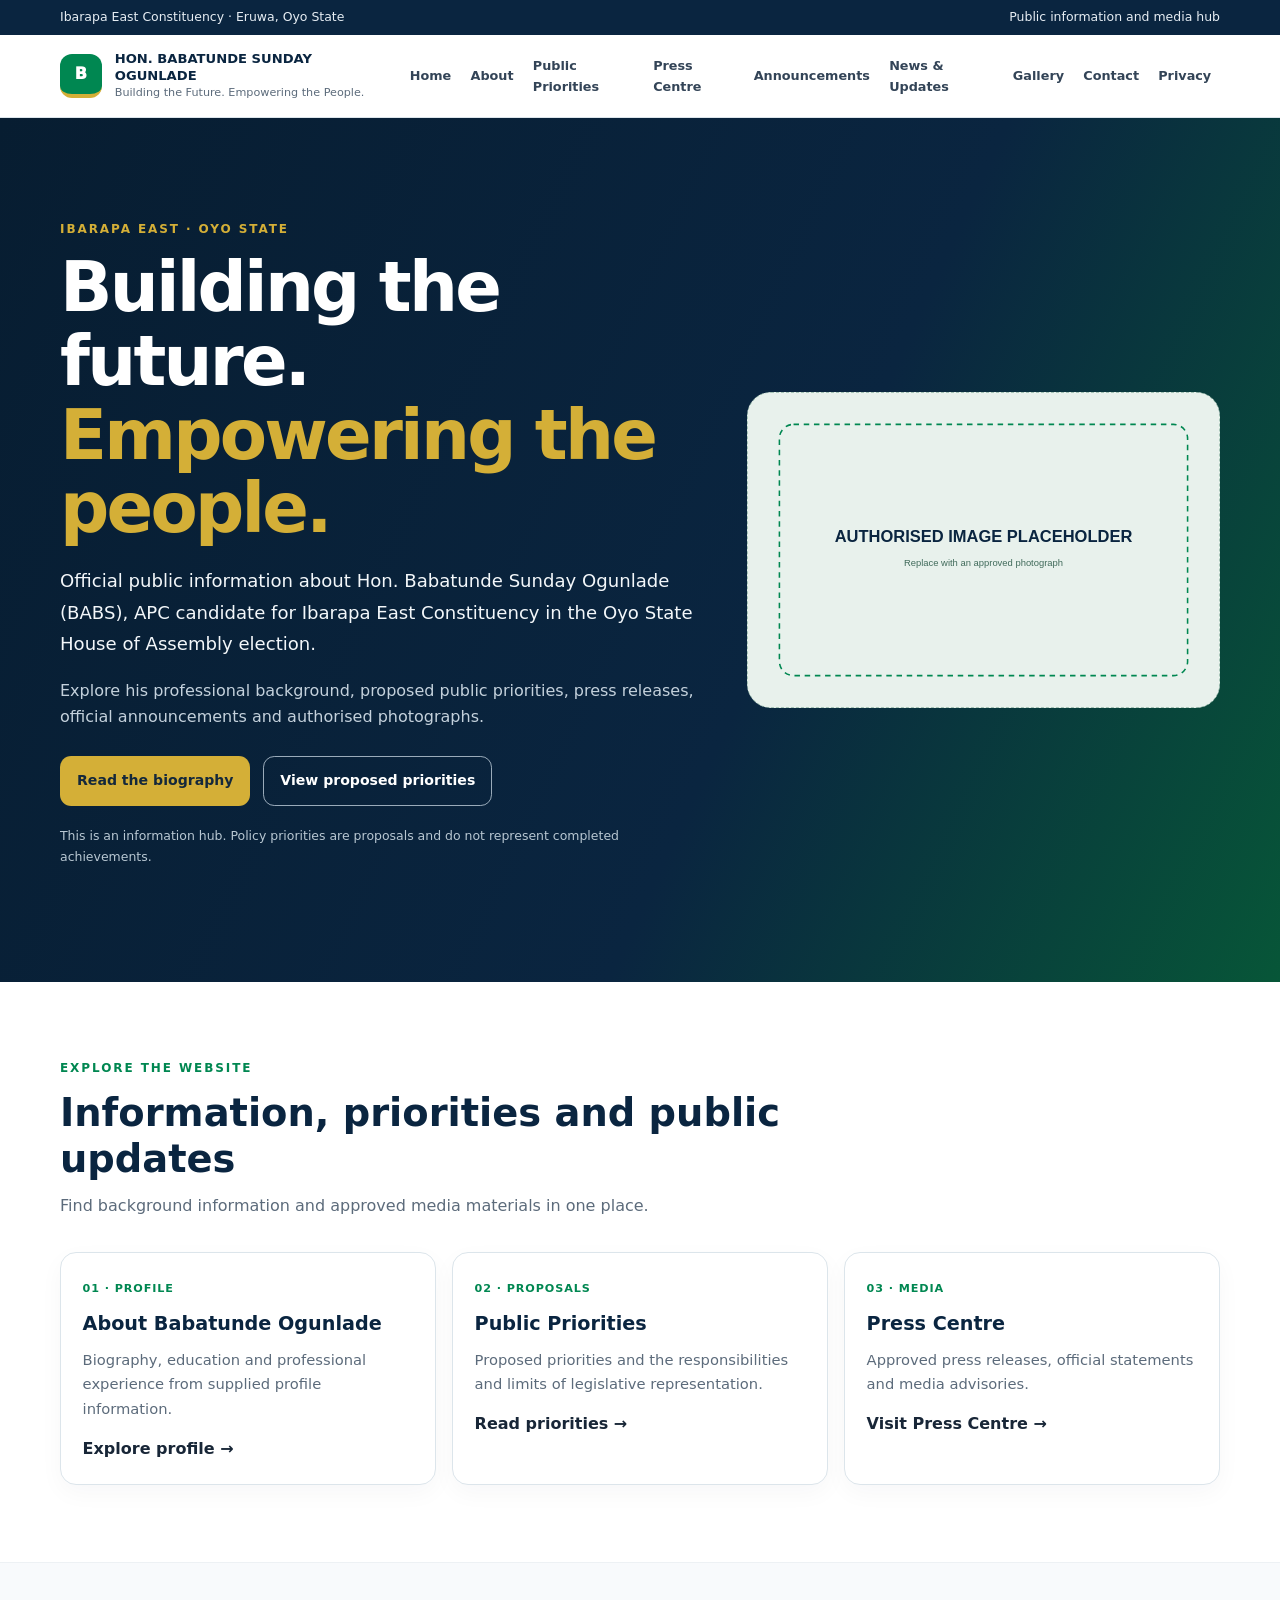
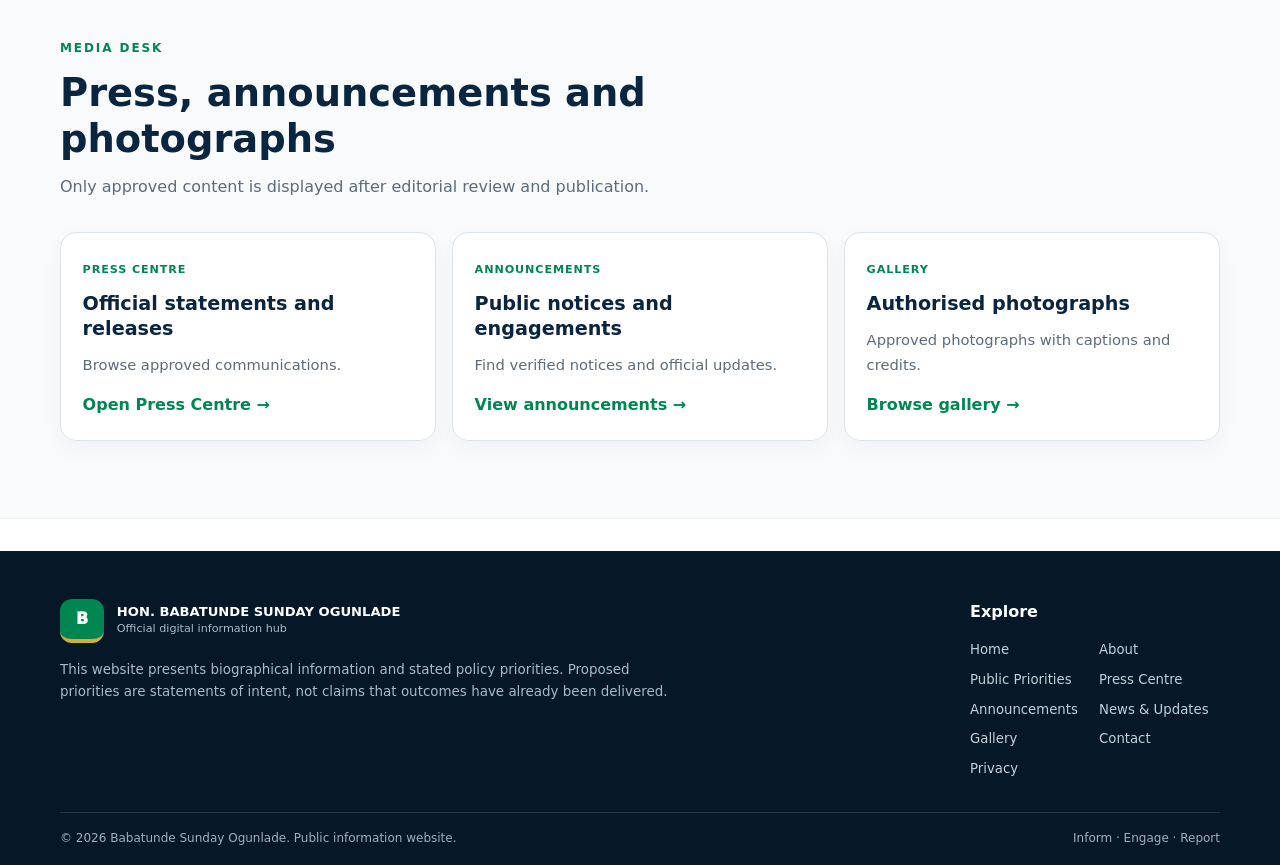
<file: index.html>
<!doctype html>
<html lang="en-NG"><head><meta charset="utf-8"><meta name="viewport" content="width=device-width,initial-scale=1"><meta name="theme-color" content="#0A2540"><meta name="description" content="Official public information about Hon. Babatunde Sunday Ogunlade (BABS), his biography, proposed priorities and approved media updates."><meta property="og:type" content="website"><meta property="og:title" content="Home | Babatunde Ogunlade"><meta property="og:description" content="Official public information about Hon. Babatunde Sunday Ogunlade (BABS), his biography, proposed priorities and approved media updates."><meta property="og:url" content="https://babatundeogunlade.com/"><link rel="canonical" href="https://babatundeogunlade.com/"><title>Home | Babatunde Ogunlade</title><link rel="stylesheet" href="/assets/css/site.css"><script defer src="/assets/js/site.js"></script></head>
<body><a class="skip-link" href="#main">Skip to content</a><div class="utility"><div class="container utility-inner"><span>Ibarapa East Constituency · Eruwa, Oyo State</span><span>Public information and media hub</span></div></div><header class="site-header"><div class="container header-inner"><a class="brand" href="/" aria-label="Babatunde Ogunlade home"><span class="brand-mark" aria-hidden="true">B</span><span><strong>HON. BABATUNDE SUNDAY OGUNLADE</strong><small>Building the Future. Empowering the People.</small></span></a><button class="menu-toggle" type="button" data-menu-toggle aria-controls="primary-nav" aria-expanded="false"><span aria-hidden="true">☰</span><span class="sr-only">Toggle navigation</span></button><nav class="site-nav" id="primary-nav" aria-label="Primary navigation" hidden><a href="/">Home</a><a href="/about">About</a><a href="/priorities">Public Priorities</a><a href="/press-centre">Press Centre</a><a href="/announcements">Announcements</a><a href="/news">News &amp; Updates</a><a href="/gallery">Gallery</a><a href="/contact">Contact</a><a href="/privacy">Privacy</a></nav></div></header><main id="main"><section class="hero"><div class="container hero-grid"><div><p class="eyebrow">Ibarapa East · Oyo State</p><h1>Building the future.<br><span>Empowering the people.</span></h1><p class="hero-lede">Official public information about Hon. Babatunde Sunday Ogunlade (BABS), APC candidate for Ibarapa East Constituency in the Oyo State House of Assembly election.</p><p class="hero-copy">Explore his professional background, proposed public priorities, press releases, official announcements and authorised photographs.</p><div class="button-row"><a class="button button-gold" href="/about">Read the biography</a><a class="button button-outline" href="/priorities">View proposed priorities</a></div><p class="small-note">This is an information hub. Policy priorities are proposals and do not represent completed achievements.</p></div><div class="portrait-frame"><img src="/assets/images/profile/portrait-placeholder.svg" alt="Placeholder for an authorised portrait of Babatunde Sunday Ogunlade"></div></div></section><section class="section"><div class="container"><div class="section-heading"><p class="eyebrow">Explore the website</p><h2>Information, priorities and public updates</h2><p>Find background information and approved media materials in one place.</p></div><div class="card-grid"><a class="feature-card" href="/about"><span class="card-kicker">01 · Profile</span><h3>About Babatunde Ogunlade</h3><p>Biography, education and professional experience from supplied profile information.</p><span class="text-link">Explore profile →</span></a><a class="feature-card" href="/priorities"><span class="card-kicker">02 · Proposals</span><h3>Public Priorities</h3><p>Proposed priorities and the responsibilities and limits of legislative representation.</p><span class="text-link">Read priorities →</span></a><a class="feature-card" href="/press-centre"><span class="card-kicker">03 · Media</span><h3>Press Centre</h3><p>Approved press releases, official statements and media advisories.</p><span class="text-link">Visit Press Centre →</span></a></div></div></section><section class="section section-muted"><div class="container"><div class="section-heading"><p class="eyebrow">Media desk</p><h2>Press, announcements and photographs</h2><p>Only approved content is displayed after editorial review and publication.</p></div><div class="card-grid"><article class="content-card"><span class="tag">Press Centre</span><h3>Official statements and releases</h3><p>Browse approved communications.</p><a class="text-link" href="/press-centre">Open Press Centre →</a></article><article class="content-card"><span class="tag">Announcements</span><h3>Public notices and engagements</h3><p>Find verified notices and official updates.</p><a class="text-link" href="/announcements">View announcements →</a></article><article class="content-card"><span class="tag">Gallery</span><h3>Authorised photographs</h3><p>Approved photographs with captions and credits.</p><a class="text-link" href="/gallery">Browse gallery →</a></article></div></div></section></main><footer class="site-footer"><div class="container footer-grid"><div><a class="brand footer-brand" href="/"><span class="brand-mark" aria-hidden="true">B</span><span><strong>HON. BABATUNDE SUNDAY OGUNLADE</strong><small>Official digital information hub</small></span></a><p class="footer-note">This website presents biographical information and stated policy priorities. Proposed priorities are statements of intent, not claims that outcomes have already been delivered.</p></div><div><h2>Explore</h2><div class="footer-links"><a href="/">Home</a><a href="/about">About</a><a href="/priorities">Public Priorities</a><a href="/press-centre">Press Centre</a><a href="/announcements">Announcements</a><a href="/news">News &amp; Updates</a><a href="/gallery">Gallery</a><a href="/contact">Contact</a><a href="/privacy">Privacy</a></div></div></div><div class="container footer-bottom"><span>© <span data-current-year>2026</span> Babatunde Sunday Ogunlade. Public information website.</span><span>Inform · Engage · Report</span></div></footer></body></html>
</file>
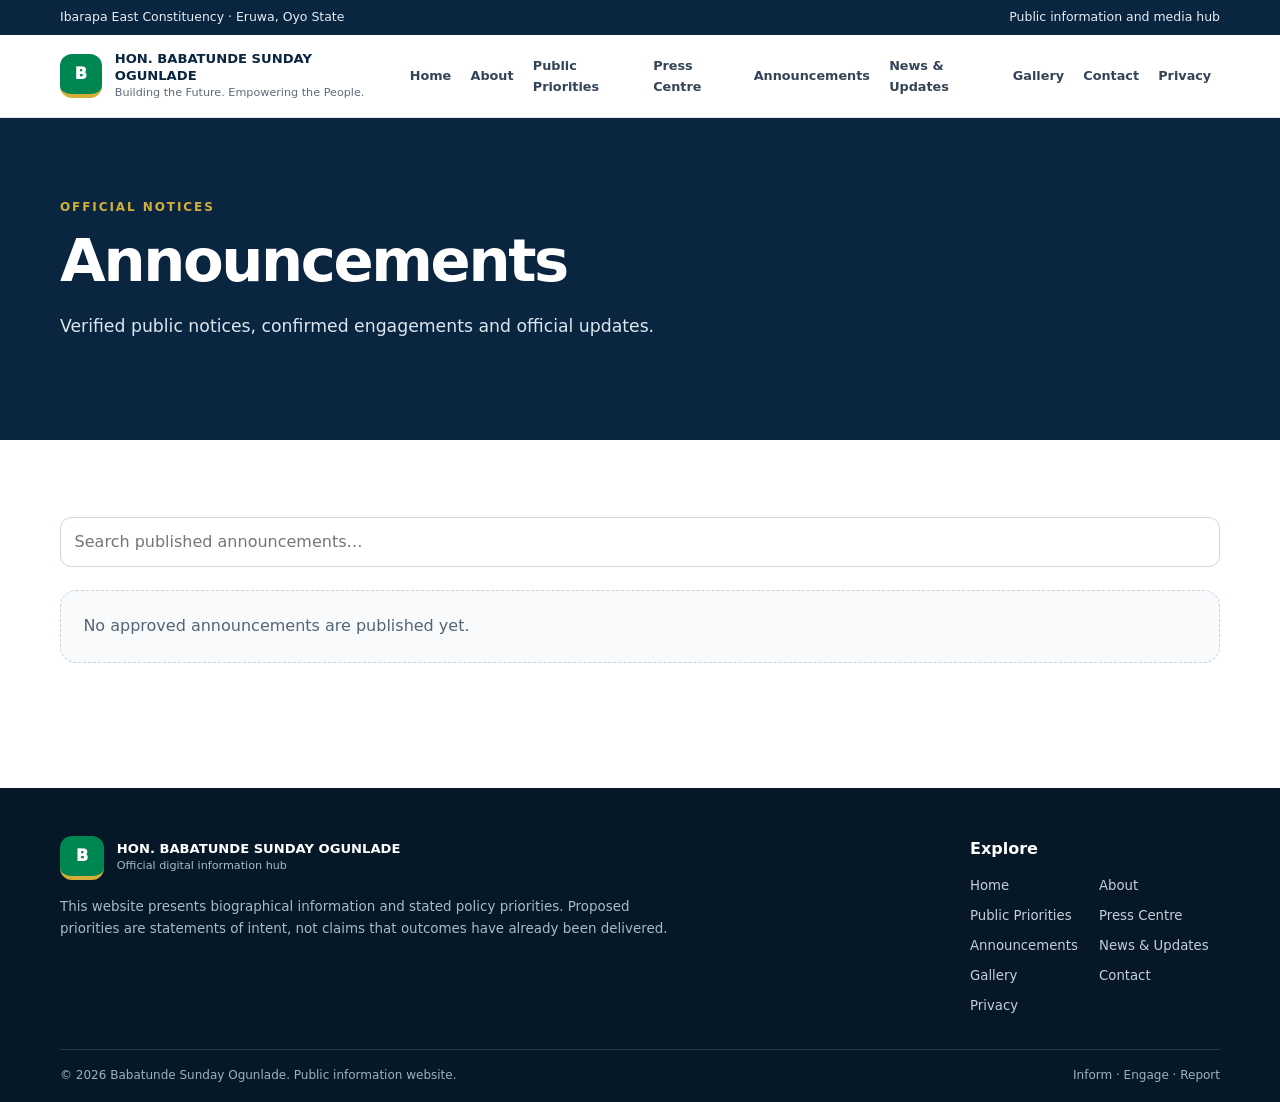
<file: announcements/index.html>
<!doctype html>
<html lang="en-NG"><head><meta charset="utf-8"><meta name="viewport" content="width=device-width,initial-scale=1"><meta name="theme-color" content="#0A2540"><meta name="description" content="Verified public notices, confirmed engagements and official announcements."><meta property="og:type" content="website"><meta property="og:title" content="Announcements | Babatunde Ogunlade"><meta property="og:description" content="Verified public notices, confirmed engagements and official announcements."><meta property="og:url" content="https://babatundeogunlade.com/announcements"><link rel="canonical" href="https://babatundeogunlade.com/announcements"><title>Announcements | Babatunde Ogunlade</title><link rel="stylesheet" href="/assets/css/site.css"><script defer src="/assets/js/site.js"></script></head>
<body><a class="skip-link" href="#main">Skip to content</a><div class="utility"><div class="container utility-inner"><span>Ibarapa East Constituency · Eruwa, Oyo State</span><span>Public information and media hub</span></div></div><header class="site-header"><div class="container header-inner"><a class="brand" href="/" aria-label="Babatunde Ogunlade home"><span class="brand-mark" aria-hidden="true">B</span><span><strong>HON. BABATUNDE SUNDAY OGUNLADE</strong><small>Building the Future. Empowering the People.</small></span></a><button class="menu-toggle" type="button" data-menu-toggle aria-controls="primary-nav" aria-expanded="false"><span aria-hidden="true">☰</span><span class="sr-only">Toggle navigation</span></button><nav class="site-nav" id="primary-nav" aria-label="Primary navigation" hidden><a href="/">Home</a><a href="/about">About</a><a href="/priorities">Public Priorities</a><a href="/press-centre">Press Centre</a><a href="/announcements">Announcements</a><a href="/news">News &amp; Updates</a><a href="/gallery">Gallery</a><a href="/contact">Contact</a><a href="/privacy">Privacy</a></nav></div></header><main id="main"><section class="page-hero"><div class="container"><p class="eyebrow">Official notices</p><h1>Announcements</h1><p class="lead">Verified public notices, confirmed engagements and official updates.</p></div></section><section class="section"><div class="container"><div class="toolbar"><label class="sr-only" for="announcement-search">Search announcements</label><input id="announcement-search" type="search" placeholder="Search published announcements…" data-feed-search="announcements"></div><div class="feed-grid" data-feed="announcements" aria-live="polite"><p class="empty-state">Loading approved announcements…</p></div></div></section></main><footer class="site-footer"><div class="container footer-grid"><div><a class="brand footer-brand" href="/"><span class="brand-mark" aria-hidden="true">B</span><span><strong>HON. BABATUNDE SUNDAY OGUNLADE</strong><small>Official digital information hub</small></span></a><p class="footer-note">This website presents biographical information and stated policy priorities. Proposed priorities are statements of intent, not claims that outcomes have already been delivered.</p></div><div><h2>Explore</h2><div class="footer-links"><a href="/">Home</a><a href="/about">About</a><a href="/priorities">Public Priorities</a><a href="/press-centre">Press Centre</a><a href="/announcements">Announcements</a><a href="/news">News &amp; Updates</a><a href="/gallery">Gallery</a><a href="/contact">Contact</a><a href="/privacy">Privacy</a></div></div></div><div class="container footer-bottom"><span>© <span data-current-year>2026</span> Babatunde Sunday Ogunlade. Public information website.</span><span>Inform · Engage · Report</span></div></footer></body></html>
</file>
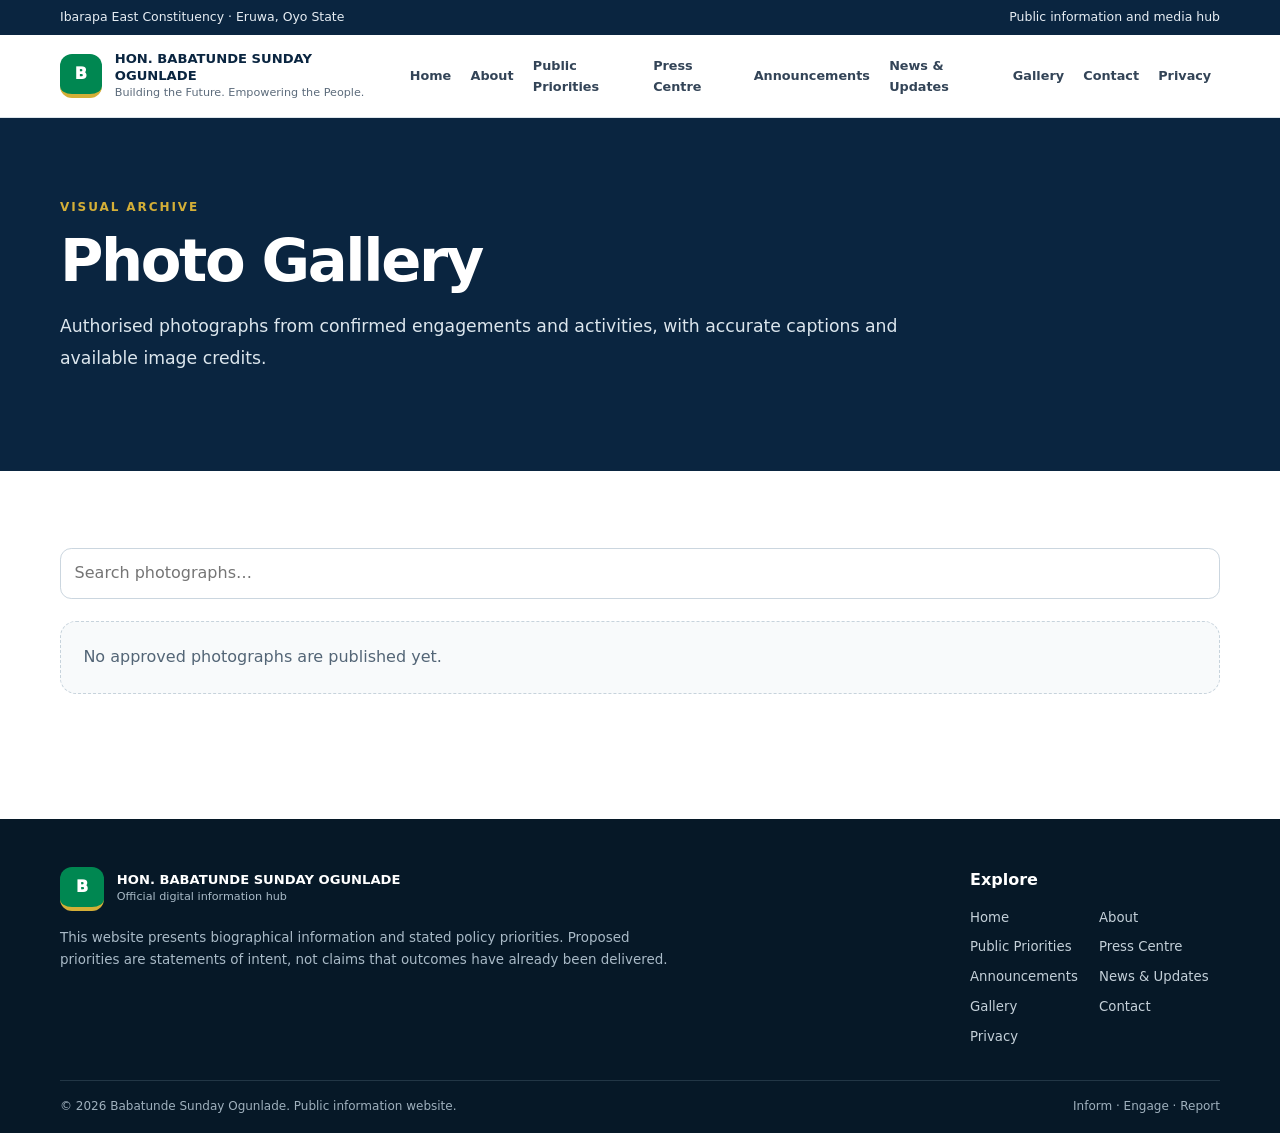
<file: gallery/index.html>
<!doctype html>
<html lang="en-NG"><head><meta charset="utf-8"><meta name="viewport" content="width=device-width,initial-scale=1"><meta name="theme-color" content="#0A2540"><meta name="description" content="Authorised photographs from confirmed engagements with accurate captions, dates and available credits."><meta property="og:type" content="website"><meta property="og:title" content="Photo Gallery | Babatunde Ogunlade"><meta property="og:description" content="Authorised photographs from confirmed engagements with accurate captions, dates and available credits."><meta property="og:url" content="https://babatundeogunlade.com/gallery"><link rel="canonical" href="https://babatundeogunlade.com/gallery"><title>Photo Gallery | Babatunde Ogunlade</title><link rel="stylesheet" href="/assets/css/site.css"><script defer src="/assets/js/site.js"></script></head>
<body><a class="skip-link" href="#main">Skip to content</a><div class="utility"><div class="container utility-inner"><span>Ibarapa East Constituency · Eruwa, Oyo State</span><span>Public information and media hub</span></div></div><header class="site-header"><div class="container header-inner"><a class="brand" href="/" aria-label="Babatunde Ogunlade home"><span class="brand-mark" aria-hidden="true">B</span><span><strong>HON. BABATUNDE SUNDAY OGUNLADE</strong><small>Building the Future. Empowering the People.</small></span></a><button class="menu-toggle" type="button" data-menu-toggle aria-controls="primary-nav" aria-expanded="false"><span aria-hidden="true">☰</span><span class="sr-only">Toggle navigation</span></button><nav class="site-nav" id="primary-nav" aria-label="Primary navigation" hidden><a href="/">Home</a><a href="/about">About</a><a href="/priorities">Public Priorities</a><a href="/press-centre">Press Centre</a><a href="/announcements">Announcements</a><a href="/news">News &amp; Updates</a><a href="/gallery">Gallery</a><a href="/contact">Contact</a><a href="/privacy">Privacy</a></nav></div></header><main id="main"><section class="page-hero"><div class="container"><p class="eyebrow">Visual archive</p><h1>Photo Gallery</h1><p class="lead">Authorised photographs from confirmed engagements and activities, with accurate captions and available image credits.</p></div></section><section class="section"><div class="container"><div class="toolbar"><label class="sr-only" for="gallery-search">Search gallery</label><input id="gallery-search" type="search" placeholder="Search photographs…" data-feed-search="gallery"></div><div class="feed-grid gallery-grid" data-feed="gallery" aria-live="polite"><p class="empty-state">Loading approved photographs…</p></div></div></section></main><footer class="site-footer"><div class="container footer-grid"><div><a class="brand footer-brand" href="/"><span class="brand-mark" aria-hidden="true">B</span><span><strong>HON. BABATUNDE SUNDAY OGUNLADE</strong><small>Official digital information hub</small></span></a><p class="footer-note">This website presents biographical information and stated policy priorities. Proposed priorities are statements of intent, not claims that outcomes have already been delivered.</p></div><div><h2>Explore</h2><div class="footer-links"><a href="/">Home</a><a href="/about">About</a><a href="/priorities">Public Priorities</a><a href="/press-centre">Press Centre</a><a href="/announcements">Announcements</a><a href="/news">News &amp; Updates</a><a href="/gallery">Gallery</a><a href="/contact">Contact</a><a href="/privacy">Privacy</a></div></div></div><div class="container footer-bottom"><span>© <span data-current-year>2026</span> Babatunde Sunday Ogunlade. Public information website.</span><span>Inform · Engage · Report</span></div></footer></body></html>
</file>
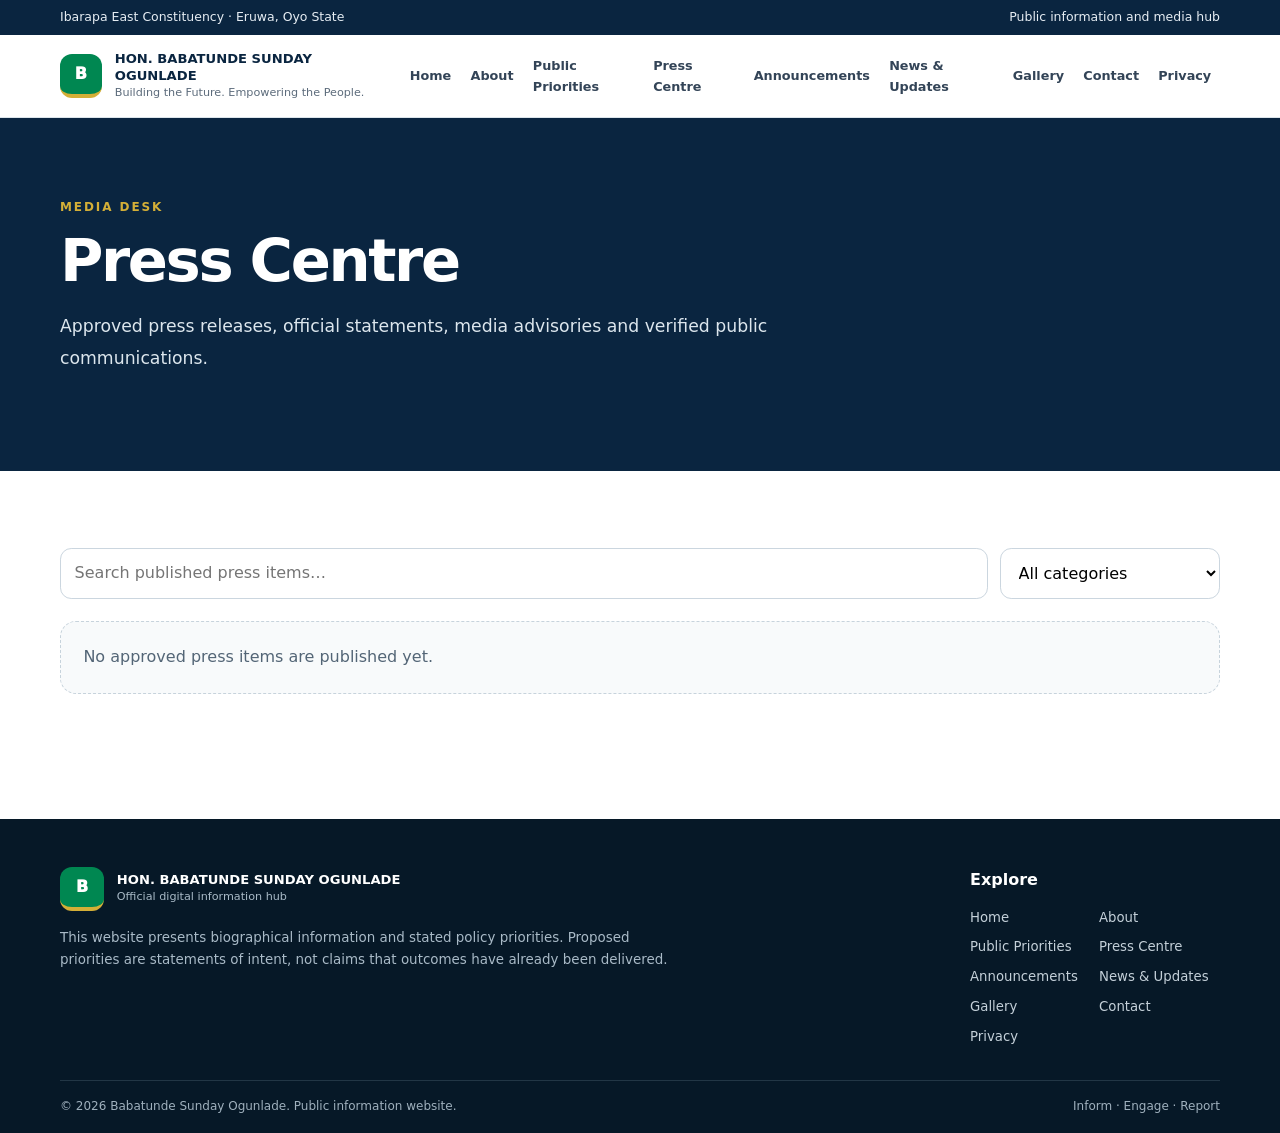
<file: press-centre/index.html>
<!doctype html>
<html lang="en-NG"><head><meta charset="utf-8"><meta name="viewport" content="width=device-width,initial-scale=1"><meta name="theme-color" content="#0A2540"><meta name="description" content="Approved press releases, official statements, media advisories and verified public communications."><meta property="og:type" content="website"><meta property="og:title" content="Press Centre | Babatunde Ogunlade"><meta property="og:description" content="Approved press releases, official statements, media advisories and verified public communications."><meta property="og:url" content="https://babatundeogunlade.com/press-centre"><link rel="canonical" href="https://babatundeogunlade.com/press-centre"><title>Press Centre | Babatunde Ogunlade</title><link rel="stylesheet" href="/assets/css/site.css"><script defer src="/assets/js/site.js"></script></head>
<body><a class="skip-link" href="#main">Skip to content</a><div class="utility"><div class="container utility-inner"><span>Ibarapa East Constituency · Eruwa, Oyo State</span><span>Public information and media hub</span></div></div><header class="site-header"><div class="container header-inner"><a class="brand" href="/" aria-label="Babatunde Ogunlade home"><span class="brand-mark" aria-hidden="true">B</span><span><strong>HON. BABATUNDE SUNDAY OGUNLADE</strong><small>Building the Future. Empowering the People.</small></span></a><button class="menu-toggle" type="button" data-menu-toggle aria-controls="primary-nav" aria-expanded="false"><span aria-hidden="true">☰</span><span class="sr-only">Toggle navigation</span></button><nav class="site-nav" id="primary-nav" aria-label="Primary navigation" hidden><a href="/">Home</a><a href="/about">About</a><a href="/priorities">Public Priorities</a><a href="/press-centre">Press Centre</a><a href="/announcements">Announcements</a><a href="/news">News &amp; Updates</a><a href="/gallery">Gallery</a><a href="/contact">Contact</a><a href="/privacy">Privacy</a></nav></div></header><main id="main"><section class="page-hero"><div class="container"><p class="eyebrow">Media desk</p><h1>Press Centre</h1><p class="lead">Approved press releases, official statements, media advisories and verified public communications.</p></div></section><section class="section"><div class="container"><div class="toolbar"><label class="sr-only" for="press-search">Search press items</label><input id="press-search" type="search" placeholder="Search published press items…" data-feed-search="press"><label class="sr-only" for="press-category">Filter by category</label><select id="press-category" data-feed-filter="press"><option value="all">All categories</option><option>Press Release</option><option>Official Statement</option><option>Media Advisory</option><option>Event Report</option><option>Public Notice</option></select></div><div class="feed-grid" data-feed="press" aria-live="polite"><p class="empty-state">Loading approved press items…</p></div></div></section></main><footer class="site-footer"><div class="container footer-grid"><div><a class="brand footer-brand" href="/"><span class="brand-mark" aria-hidden="true">B</span><span><strong>HON. BABATUNDE SUNDAY OGUNLADE</strong><small>Official digital information hub</small></span></a><p class="footer-note">This website presents biographical information and stated policy priorities. Proposed priorities are statements of intent, not claims that outcomes have already been delivered.</p></div><div><h2>Explore</h2><div class="footer-links"><a href="/">Home</a><a href="/about">About</a><a href="/priorities">Public Priorities</a><a href="/press-centre">Press Centre</a><a href="/announcements">Announcements</a><a href="/news">News &amp; Updates</a><a href="/gallery">Gallery</a><a href="/contact">Contact</a><a href="/privacy">Privacy</a></div></div></div><div class="container footer-bottom"><span>© <span data-current-year>2026</span> Babatunde Sunday Ogunlade. Public information website.</span><span>Inform · Engage · Report</span></div></footer></body></html>
</file>
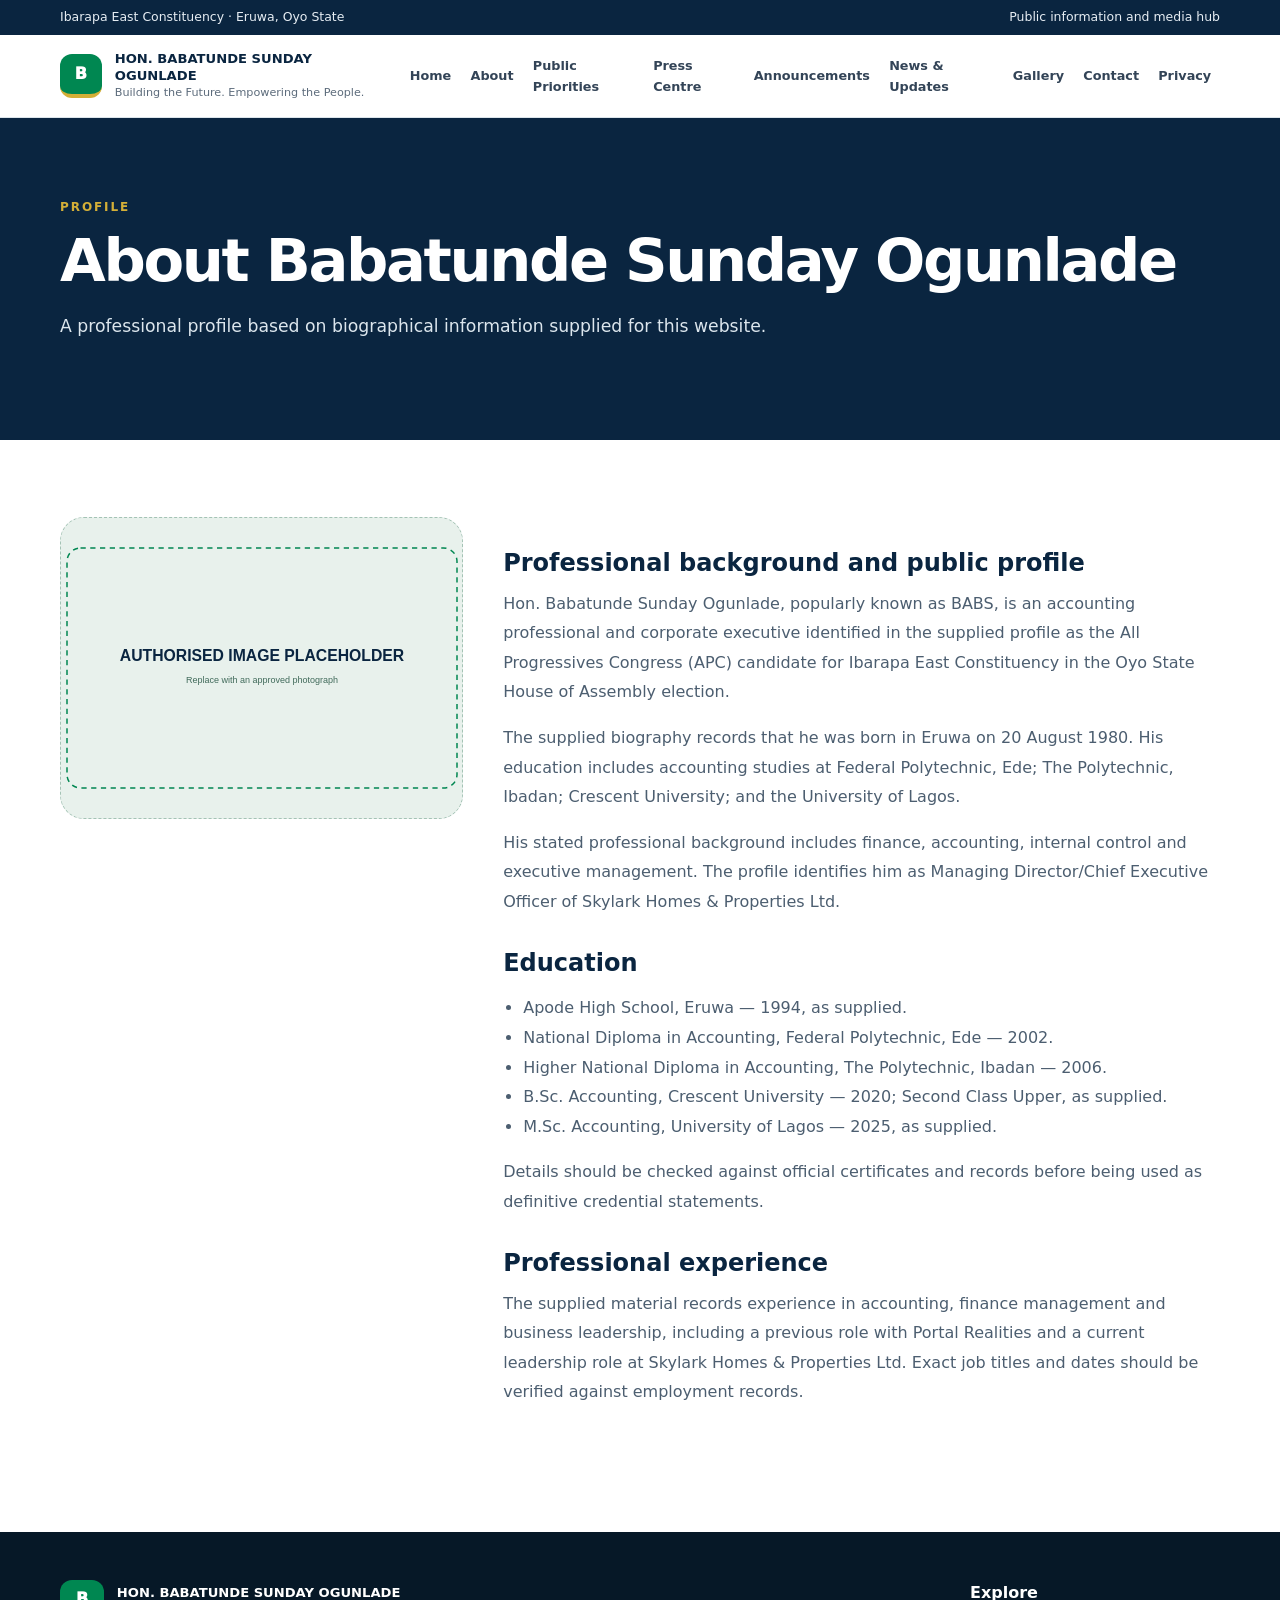
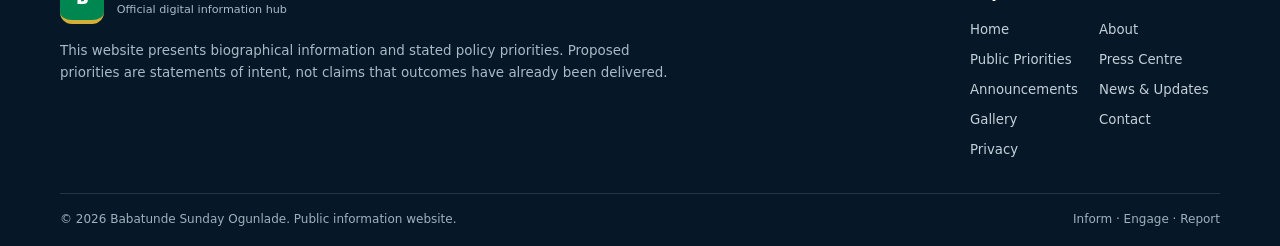
<file: about.html>
<!doctype html>
<html lang="en-NG"><head><meta charset="utf-8"><meta name="viewport" content="width=device-width,initial-scale=1"><meta name="theme-color" content="#0A2540"><meta name="description" content="Biography, education and professional background of Hon. Babatunde Sunday Ogunlade, based on supplied profile information."><meta property="og:type" content="website"><meta property="og:title" content="About | Babatunde Ogunlade"><meta property="og:description" content="Biography, education and professional background of Hon. Babatunde Sunday Ogunlade, based on supplied profile information."><meta property="og:url" content="https://babatundeogunlade.com/about"><link rel="canonical" href="https://babatundeogunlade.com/about"><title>About | Babatunde Ogunlade</title><link rel="stylesheet" href="/assets/css/site.css"><script defer src="/assets/js/site.js"></script></head>
<body><a class="skip-link" href="#main">Skip to content</a><div class="utility"><div class="container utility-inner"><span>Ibarapa East Constituency · Eruwa, Oyo State</span><span>Public information and media hub</span></div></div><header class="site-header"><div class="container header-inner"><a class="brand" href="/" aria-label="Babatunde Ogunlade home"><span class="brand-mark" aria-hidden="true">B</span><span><strong>HON. BABATUNDE SUNDAY OGUNLADE</strong><small>Building the Future. Empowering the People.</small></span></a><button class="menu-toggle" type="button" data-menu-toggle aria-controls="primary-nav" aria-expanded="false"><span aria-hidden="true">☰</span><span class="sr-only">Toggle navigation</span></button><nav class="site-nav" id="primary-nav" aria-label="Primary navigation" hidden><a href="/">Home</a><a href="/about">About</a><a href="/priorities">Public Priorities</a><a href="/press-centre">Press Centre</a><a href="/announcements">Announcements</a><a href="/news">News &amp; Updates</a><a href="/gallery">Gallery</a><a href="/contact">Contact</a><a href="/privacy">Privacy</a></nav></div></header><main id="main"><section class="page-hero"><div class="container"><p class="eyebrow">Profile</p><h1>About Babatunde Sunday Ogunlade</h1><p class="lead">A professional profile based on biographical information supplied for this website.</p></div></section><section class="section"><div class="container split"><div class="profile-photo"><img src="/assets/images/profile/portrait-placeholder.svg" alt="Placeholder for an authorised professional photograph"></div><div class="prose"><h2>Professional background and public profile</h2><p>Hon. Babatunde Sunday Ogunlade, popularly known as BABS, is an accounting professional and corporate executive identified in the supplied profile as the All Progressives Congress (APC) candidate for Ibarapa East Constituency in the Oyo State House of Assembly election.</p><p>The supplied biography records that he was born in Eruwa on 20 August 1980. His education includes accounting studies at Federal Polytechnic, Ede; The Polytechnic, Ibadan; Crescent University; and the University of Lagos.</p><p>His stated professional background includes finance, accounting, internal control and executive management. The profile identifies him as Managing Director/Chief Executive Officer of Skylark Homes &amp; Properties Ltd.</p><h2>Education</h2><ul><li>Apode High School, Eruwa — 1994, as supplied.</li><li>National Diploma in Accounting, Federal Polytechnic, Ede — 2002.</li><li>Higher National Diploma in Accounting, The Polytechnic, Ibadan — 2006.</li><li>B.Sc. Accounting, Crescent University — 2020; Second Class Upper, as supplied.</li><li>M.Sc. Accounting, University of Lagos — 2025, as supplied.</li></ul><p>Details should be checked against official certificates and records before being used as definitive credential statements.</p><h2>Professional experience</h2><p>The supplied material records experience in accounting, finance management and business leadership, including a previous role with Portal Realities and a current leadership role at Skylark Homes &amp; Properties Ltd. Exact job titles and dates should be verified against employment records.</p></div></div></section></main><footer class="site-footer"><div class="container footer-grid"><div><a class="brand footer-brand" href="/"><span class="brand-mark" aria-hidden="true">B</span><span><strong>HON. BABATUNDE SUNDAY OGUNLADE</strong><small>Official digital information hub</small></span></a><p class="footer-note">This website presents biographical information and stated policy priorities. Proposed priorities are statements of intent, not claims that outcomes have already been delivered.</p></div><div><h2>Explore</h2><div class="footer-links"><a href="/">Home</a><a href="/about">About</a><a href="/priorities">Public Priorities</a><a href="/press-centre">Press Centre</a><a href="/announcements">Announcements</a><a href="/news">News &amp; Updates</a><a href="/gallery">Gallery</a><a href="/contact">Contact</a><a href="/privacy">Privacy</a></div></div></div><div class="container footer-bottom"><span>© <span data-current-year>2026</span> Babatunde Sunday Ogunlade. Public information website.</span><span>Inform · Engage · Report</span></div></footer></body></html>
</file>
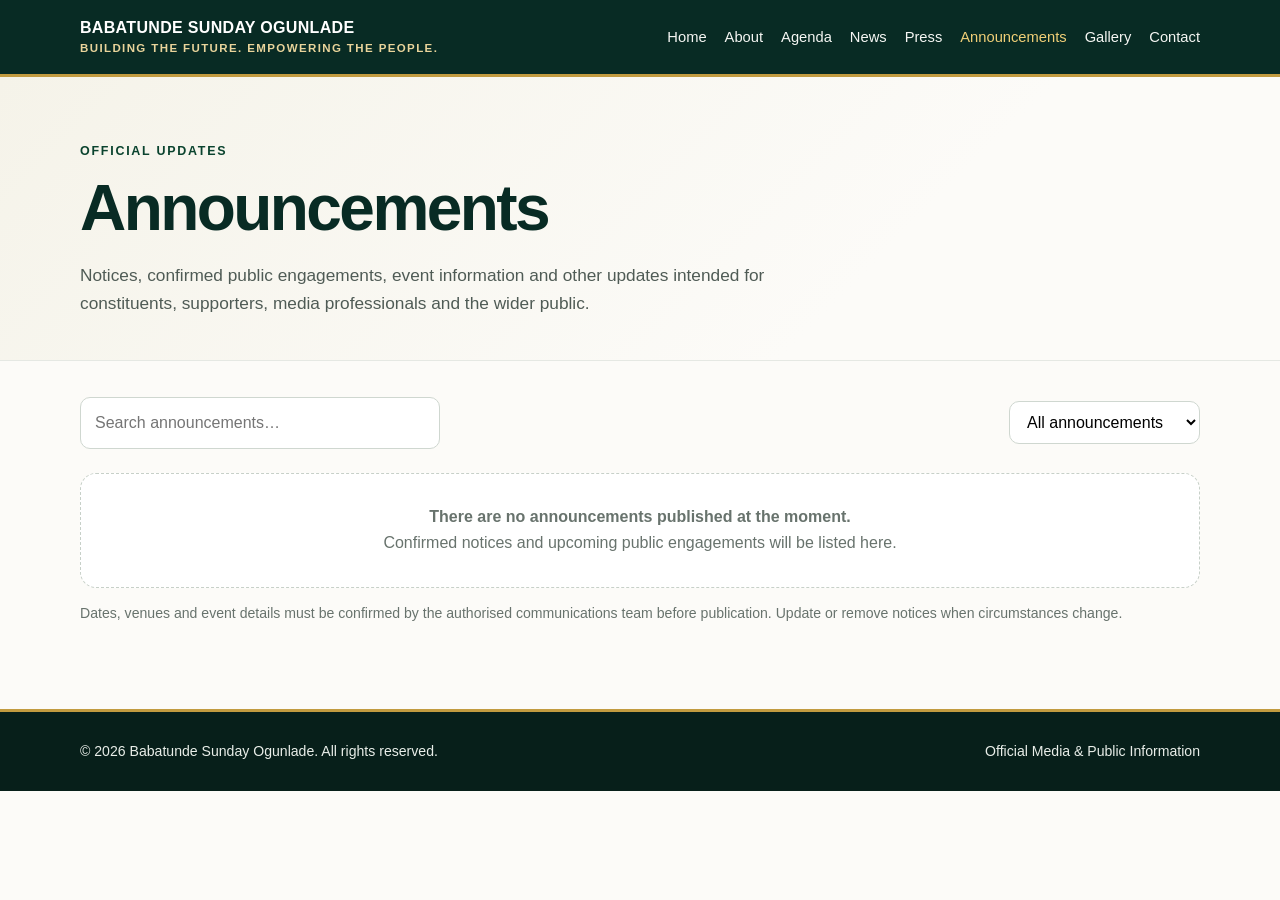
<file: announcements.html>
<!doctype html>
<html lang="en-NG"><head><meta charset="utf-8"><meta name="viewport" content="width=device-width,initial-scale=1"><title>Announcements | Babatunde Sunday Ogunlade</title><meta name="description" content="Official announcements, public engagement notices and verified updates from Babatunde Sunday Ogunlade."><meta name="robots" content="index,follow"><meta property="og:type" content="website"><meta property="og:title" content="Announcements | Babatunde Sunday Ogunlade"><meta property="og:description" content="Official notices, public engagements and verified updates."><meta property="og:url" content="https://babatundeogunlade.com/announcements"><link rel="canonical" href="https://babatundeogunlade.com/announcements"><link rel="stylesheet" href="/editorial.css"></head>
<body><header class="site-header"><div class="header-inner"><a class="brand" href="/">BABATUNDE SUNDAY OGUNLADE<small>Building the Future. Empowering the People.</small></a><nav class="nav" aria-label="Main navigation"><a href="/">Home</a><a href="/?page=bio">About</a><a href="/?page=blueprint">Agenda</a><a href="/news">News</a><a href="/press">Press</a><a href="/announcements" aria-current="page">Announcements</a><a href="/gallery">Gallery</a><a href="/?page=contact">Contact</a></nav></div></header>
<section class="hero"><div class="container" style="padding-top:0;padding-bottom:0"><div class="eyebrow">Official Updates</div><h1>Announcements</h1><p>Notices, confirmed public engagements, event information and other updates intended for constituents, supporters, media professionals and the wider public.</p></div></section>
<main class="container"><div class="toolbar"><input class="search" type="search" placeholder="Search announcements…" aria-label="Search announcements" data-search><select class="filter" aria-label="Filter announcement category" data-filter><option value="all">All announcements</option><option value="event">Events</option><option value="notice">Public notices</option><option value="community">Community updates</option><option value="media">Media advisories</option></select></div>
<!-- Publish only confirmed announcements. Include a date, location/time where relevant, and an official contact for enquiries. -->
<div class="empty" data-empty><strong>There are no announcements published at the moment.</strong><br>Confirmed notices and upcoming public engagements will be listed here.</div>
<section class="cards" aria-label="Official announcements">
<!-- Example card structure: duplicate and replace with a verified notice.
<article class="card" data-card data-category="event"><div class="card-body"><span class="tag">Public engagement</span><p class="date">Published: 13 October 2026</p><h2>Confirmed event title</h2><p>State the purpose, confirmed date, venue and any attendance requirements.</p><p class="announcement-date">Event date: [confirmed date]</p><a class="card-link" href="/?page=contact">Enquiries →</a></div></article>
-->
</section><p class="note">Dates, venues and event details must be confirmed by the authorised communications team before publication. Update or remove notices when circumstances change.</p></main>
<footer class="site-footer"><div class="footer-inner"><p>© 2026 Babatunde Sunday Ogunlade. All rights reserved.</p><p>Official Media & Public Information</p></div></footer><script src="/editorial.js" defer></script></body></html>
</file>
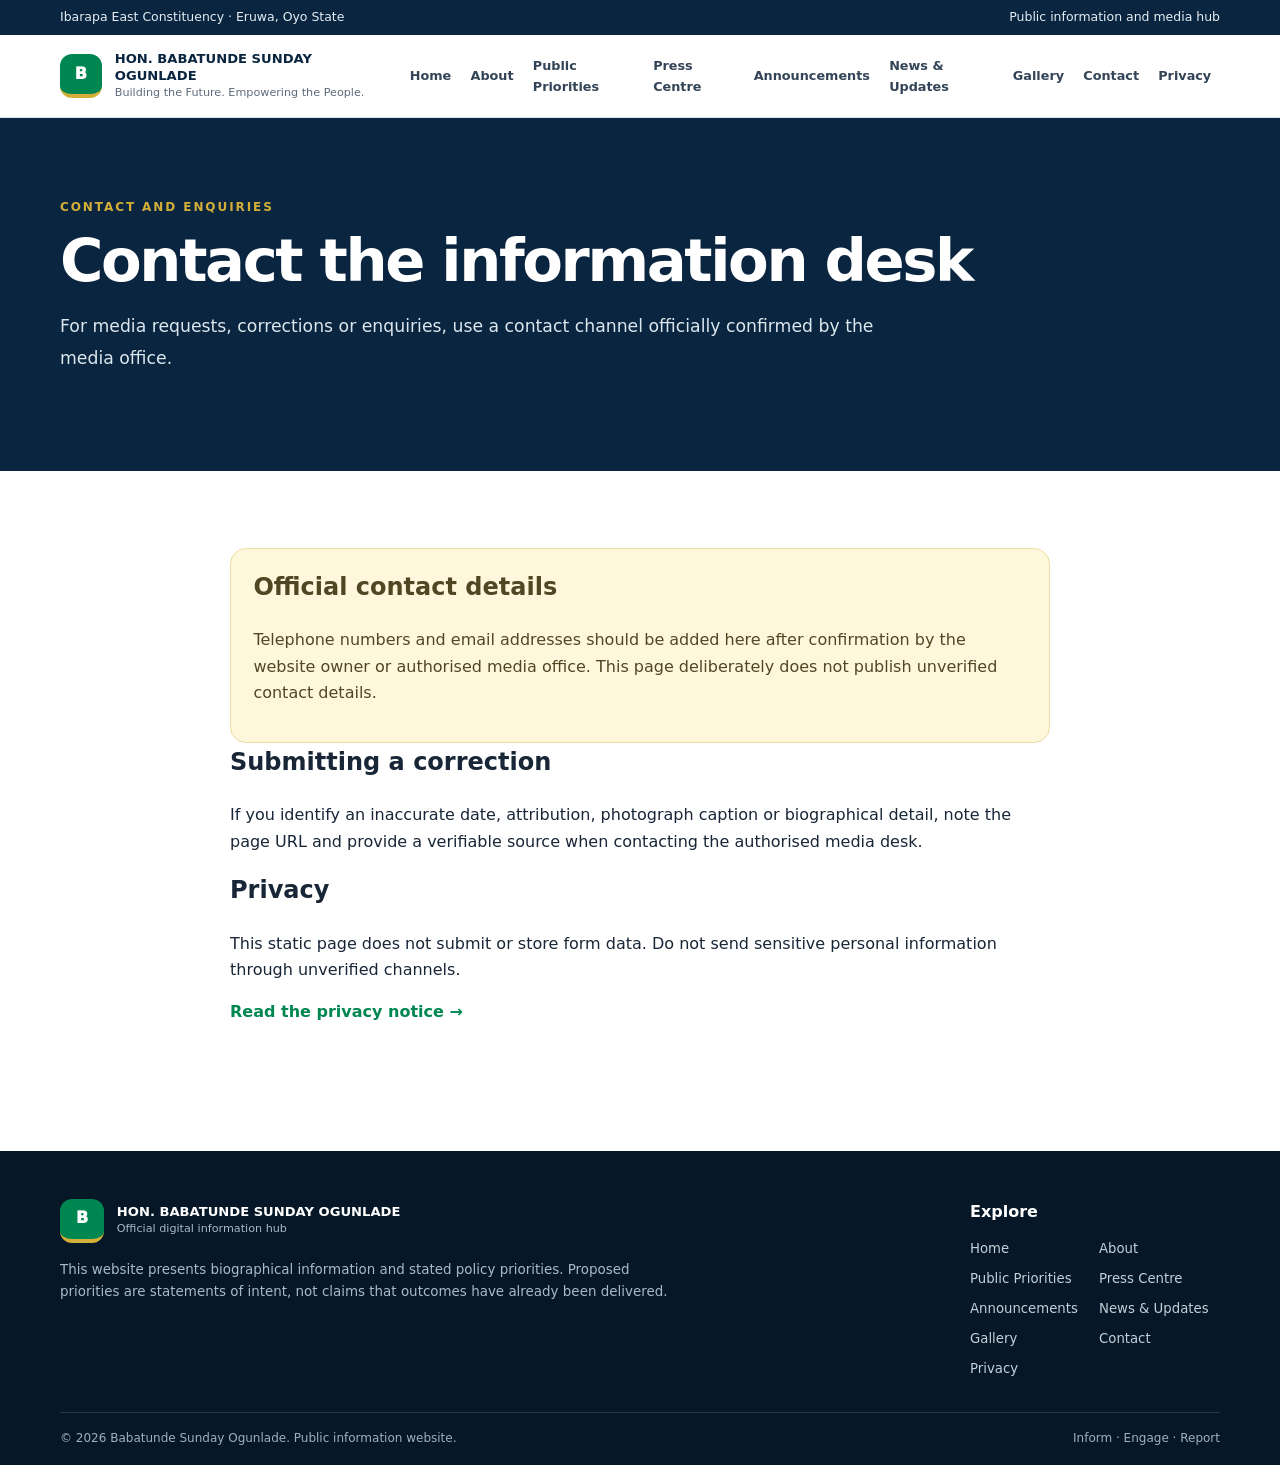
<file: contact.html>
<!doctype html>
<html lang="en-NG"><head><meta charset="utf-8"><meta name="viewport" content="width=device-width,initial-scale=1"><meta name="theme-color" content="#0A2540"><meta name="description" content="Contact information, media enquiry guidance and correction procedures for the Babatunde Ogunlade public information website."><meta property="og:type" content="website"><meta property="og:title" content="Contact | Babatunde Ogunlade"><meta property="og:description" content="Contact information, media enquiry guidance and correction procedures for the Babatunde Ogunlade public information website."><meta property="og:url" content="https://babatundeogunlade.com/contact"><link rel="canonical" href="https://babatundeogunlade.com/contact"><title>Contact | Babatunde Ogunlade</title><link rel="stylesheet" href="/assets/css/site.css"><script defer src="/assets/js/site.js"></script></head>
<body><a class="skip-link" href="#main">Skip to content</a><div class="utility"><div class="container utility-inner"><span>Ibarapa East Constituency · Eruwa, Oyo State</span><span>Public information and media hub</span></div></div><header class="site-header"><div class="container header-inner"><a class="brand" href="/" aria-label="Babatunde Ogunlade home"><span class="brand-mark" aria-hidden="true">B</span><span><strong>HON. BABATUNDE SUNDAY OGUNLADE</strong><small>Building the Future. Empowering the People.</small></span></a><button class="menu-toggle" type="button" data-menu-toggle aria-controls="primary-nav" aria-expanded="false"><span aria-hidden="true">☰</span><span class="sr-only">Toggle navigation</span></button><nav class="site-nav" id="primary-nav" aria-label="Primary navigation" hidden><a href="/">Home</a><a href="/about">About</a><a href="/priorities">Public Priorities</a><a href="/press-centre">Press Centre</a><a href="/announcements">Announcements</a><a href="/news">News &amp; Updates</a><a href="/gallery">Gallery</a><a href="/contact">Contact</a><a href="/privacy">Privacy</a></nav></div></header><main id="main"><section class="page-hero"><div class="container"><p class="eyebrow">Contact and enquiries</p><h1>Contact the information desk</h1><p class="lead">For media requests, corrections or enquiries, use a contact channel officially confirmed by the media office.</p></div></section><section class="section"><div class="container narrow"><div class="notice"><h2>Official contact details</h2><p>Telephone numbers and email addresses should be added here after confirmation by the website owner or authorised media office. This page deliberately does not publish unverified contact details.</p></div><h2>Submitting a correction</h2><p>If you identify an inaccurate date, attribution, photograph caption or biographical detail, note the page URL and provide a verifiable source when contacting the authorised media desk.</p><h2>Privacy</h2><p>This static page does not submit or store form data. Do not send sensitive personal information through unverified channels.</p><p><a class="text-link" href="/privacy">Read the privacy notice →</a></p></div></section></main><footer class="site-footer"><div class="container footer-grid"><div><a class="brand footer-brand" href="/"><span class="brand-mark" aria-hidden="true">B</span><span><strong>HON. BABATUNDE SUNDAY OGUNLADE</strong><small>Official digital information hub</small></span></a><p class="footer-note">This website presents biographical information and stated policy priorities. Proposed priorities are statements of intent, not claims that outcomes have already been delivered.</p></div><div><h2>Explore</h2><div class="footer-links"><a href="/">Home</a><a href="/about">About</a><a href="/priorities">Public Priorities</a><a href="/press-centre">Press Centre</a><a href="/announcements">Announcements</a><a href="/news">News &amp; Updates</a><a href="/gallery">Gallery</a><a href="/contact">Contact</a><a href="/privacy">Privacy</a></div></div></div><div class="container footer-bottom"><span>© <span data-current-year>2026</span> Babatunde Sunday Ogunlade. Public information website.</span><span>Inform · Engage · Report</span></div></footer></body></html>
</file>
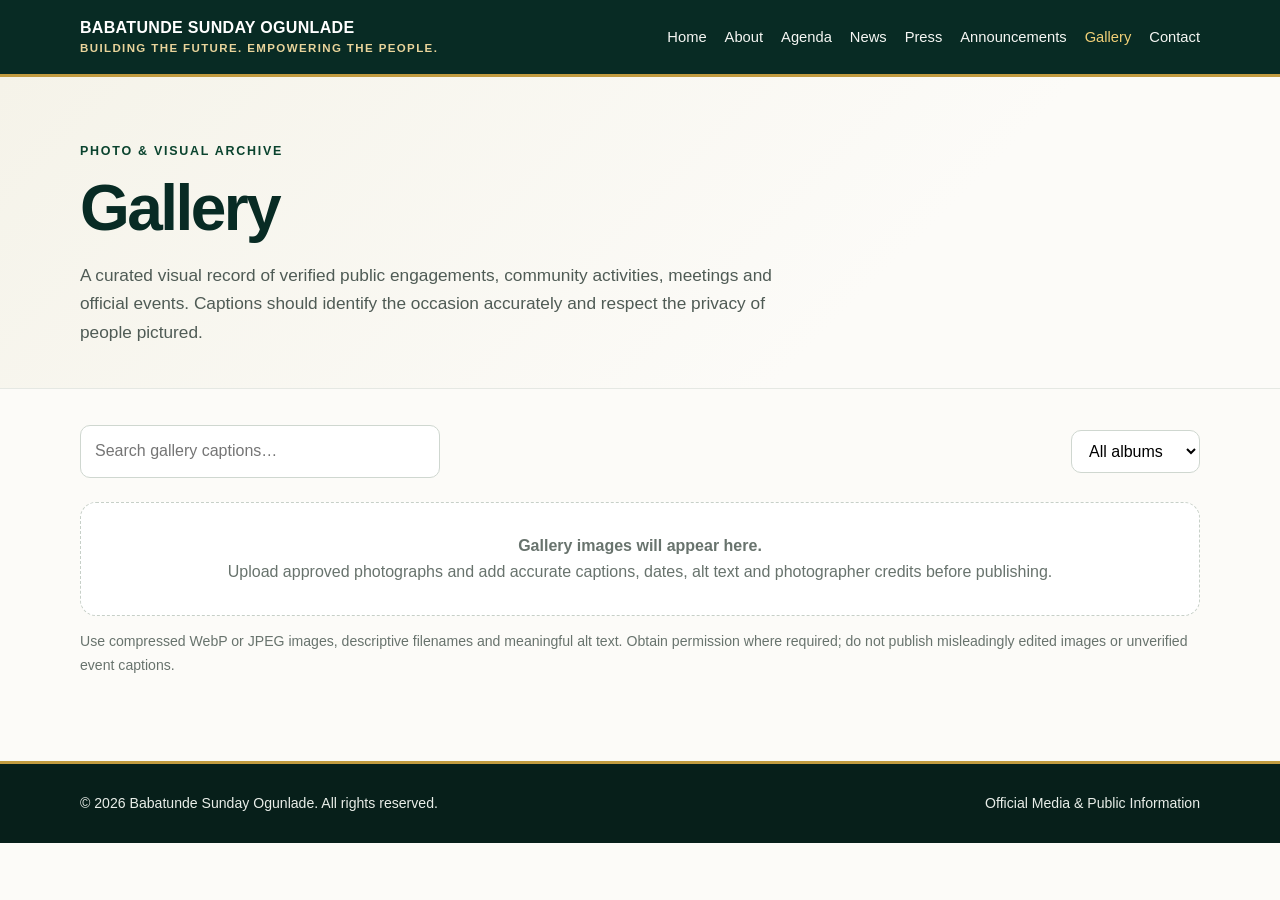
<file: gallery.html>
<!doctype html>
<html lang="en-NG"><head><meta charset="utf-8"><meta name="viewport" content="width=device-width,initial-scale=1"><title>Photo Gallery | Babatunde Sunday Ogunlade</title><meta name="description" content="Browse verified photographs from public engagements, community visits, meetings and official activities involving Babatunde Sunday Ogunlade."><meta name="robots" content="index,follow"><meta property="og:type" content="website"><meta property="og:title" content="Photo Gallery | Babatunde Sunday Ogunlade"><meta property="og:description" content="Verified photographs from public engagements and official activities."><meta property="og:url" content="https://babatundeogunlade.com/gallery"><link rel="canonical" href="https://babatundeogunlade.com/gallery"><link rel="stylesheet" href="/editorial.css"></head>
<body><header class="site-header"><div class="header-inner"><a class="brand" href="/">BABATUNDE SUNDAY OGUNLADE<small>Building the Future. Empowering the People.</small></a><nav class="nav" aria-label="Main navigation"><a href="/">Home</a><a href="/?page=bio">About</a><a href="/?page=blueprint">Agenda</a><a href="/news">News</a><a href="/press">Press</a><a href="/announcements">Announcements</a><a href="/gallery" aria-current="page">Gallery</a><a href="/?page=contact">Contact</a></nav></div></header>
<section class="hero"><div class="container" style="padding-top:0;padding-bottom:0"><div class="eyebrow">Photo & Visual Archive</div><h1>Gallery</h1><p>A curated visual record of verified public engagements, community activities, meetings and official events. Captions should identify the occasion accurately and respect the privacy of people pictured.</p></div></section>
<main class="container"><div class="toolbar"><input class="search" type="search" placeholder="Search gallery captions…" aria-label="Search gallery captions" data-search><select class="filter" aria-label="Filter gallery category" data-filter><option value="all">All albums</option><option value="community">Community</option><option value="meetings">Meetings</option><option value="events">Events</option><option value="media">Media</option></select></div>
<div class="empty" data-empty><strong>Gallery images will appear here.</strong><br>Upload approved photographs and add accurate captions, dates, alt text and photographer credits before publishing.</div>
<section class="cards" aria-label="Photo gallery">
<!-- Duplicate this card for each approved photograph. Replace the image path and all descriptive fields.
<article class="card gallery-card" data-card data-category="community"><img class="feature-image" src="/assets/images/gallery/gallery-placeholder.svg" alt="Describe the people and activity shown accurately"><div class="card-body"><span class="tag">Community</span><p class="date">13 October 2026</p><h2>Accurate photo caption</h2><p>Optional context about the confirmed event or engagement.</p><p class="note">Photo: [photographer/office credit]</p></div></article>
-->
</section><p class="note">Use compressed WebP or JPEG images, descriptive filenames and meaningful alt text. Obtain permission where required; do not publish misleadingly edited images or unverified event captions.</p></main>
<footer class="site-footer"><div class="footer-inner"><p>© 2026 Babatunde Sunday Ogunlade. All rights reserved.</p><p>Official Media & Public Information</p></div></footer><script src="/editorial.js" defer></script></body></html>
</file>
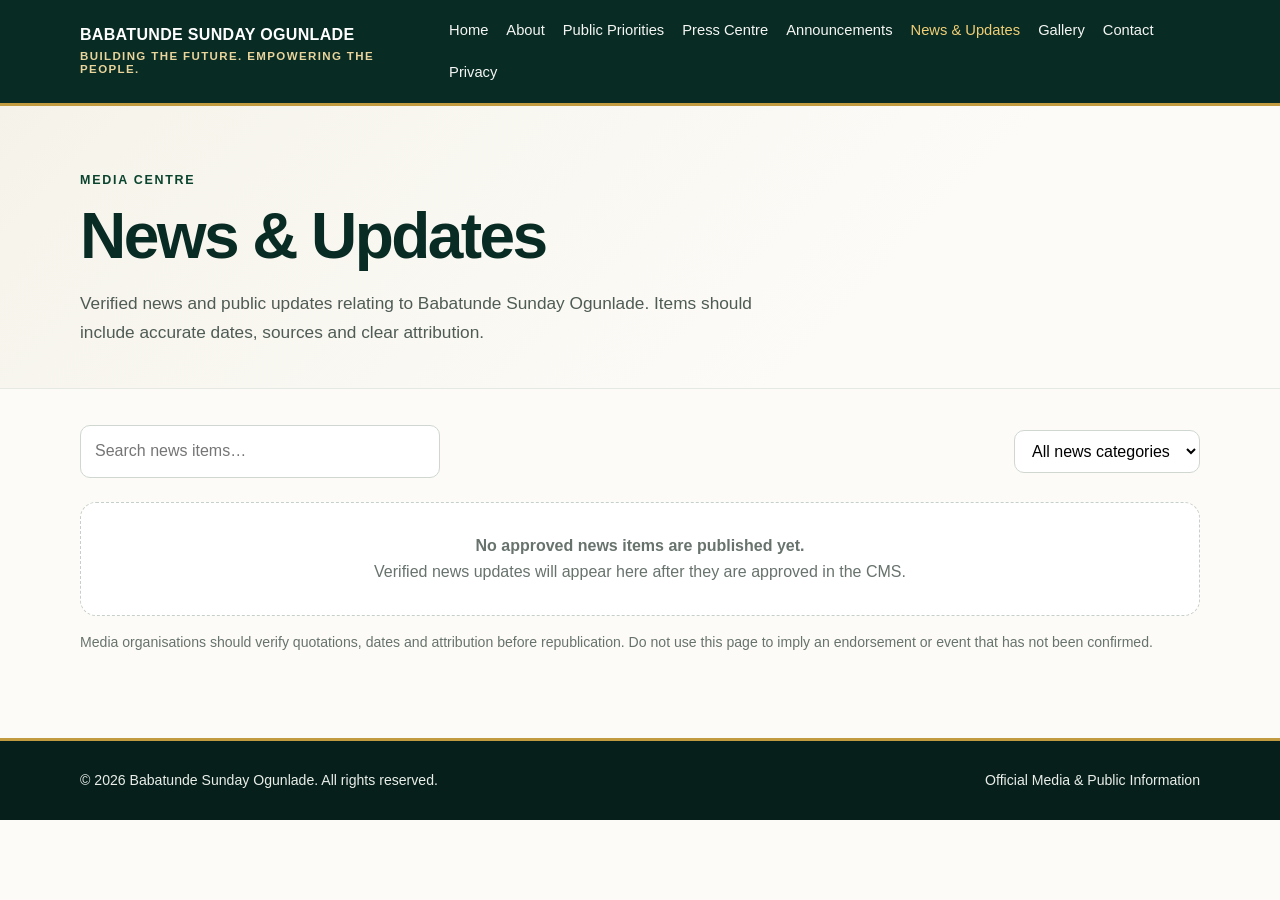
<file: news.html>
<!doctype html>
<html lang="en-NG"><head><meta charset="utf-8"><meta name="viewport" content="width=device-width,initial-scale=1"><title>News & Updates | Babatunde Sunday Ogunlade</title><meta name="description" content="Verified news and public updates from Babatunde Sunday Ogunlade."><meta name="robots" content="index,follow"><meta property="og:type" content="website"><meta property="og:title" content="News & Updates | Babatunde Sunday Ogunlade"><meta property="og:description" content="Verified news, updates and public information."><meta property="og:url" content="https://babatundeogunlade.com/news"><link rel="canonical" href="https://babatundeogunlade.com/news"><link rel="stylesheet" href="/editorial.css"></head>
<body><header class="site-header"><div class="header-inner"><a class="brand" href="/">BABATUNDE SUNDAY OGUNLADE<small>Building the Future. Empowering the People.</small></a><nav class="nav" aria-label="Main navigation"><a href="/">Home</a><a href="/about">About</a><a href="/priorities">Public Priorities</a><a href="/press-centre">Press Centre</a><a href="/announcements">Announcements</a><a href="/news" aria-current="page">News &amp; Updates</a><a href="/gallery">Gallery</a><a href="/contact">Contact</a><a href="/privacy">Privacy</a></nav></div></header>
<section class="hero"><div class="container" style="padding-top:0;padding-bottom:0"><div class="eyebrow">Media Centre</div><h1>News & Updates</h1><p>Verified news and public updates relating to Babatunde Sunday Ogunlade. Items should include accurate dates, sources and clear attribution.</p></div></section>
<main class="container"><div class="toolbar"><input class="search" type="search" placeholder="Search news items…" aria-label="Search news items" data-search><select class="filter" aria-label="Filter news category" data-filter><option value="all">All news categories</option><option value="community">Community</option><option value="education">Education</option><option value="governance">Governance</option><option value="media">Media</option></select></div>
<!-- News cards are loaded from news.json by editorial.js. -->
<div class="empty" data-empty><strong>No approved news items are published yet.</strong><br>Verified news updates will appear here after they are approved in the CMS.</div>
<section class="cards" aria-label="News articles">
<!-- Example card structure: duplicate and replace every field with verified information.
<article class="card" data-card data-category="press-release"><div class="card-body"><span class="tag">Press release</span><p class="date">13 October 2026</p><h2>Verified headline goes here</h2><p>Write a concise, accurate summary of the published release.</p><a class="card-link" href="/press-centre/">Read release →</a></div></article>
-->
</section><p class="note">Media organisations should verify quotations, dates and attribution before republication. Do not use this page to imply an endorsement or event that has not been confirmed.</p></main>
<footer class="site-footer"><div class="footer-inner"><p>© <span id="year">2026</span> Babatunde Sunday Ogunlade. All rights reserved.</p><p>Official Media & Public Information</p></div></footer><script src="/editorial.js" defer></script></body></html>
</file>
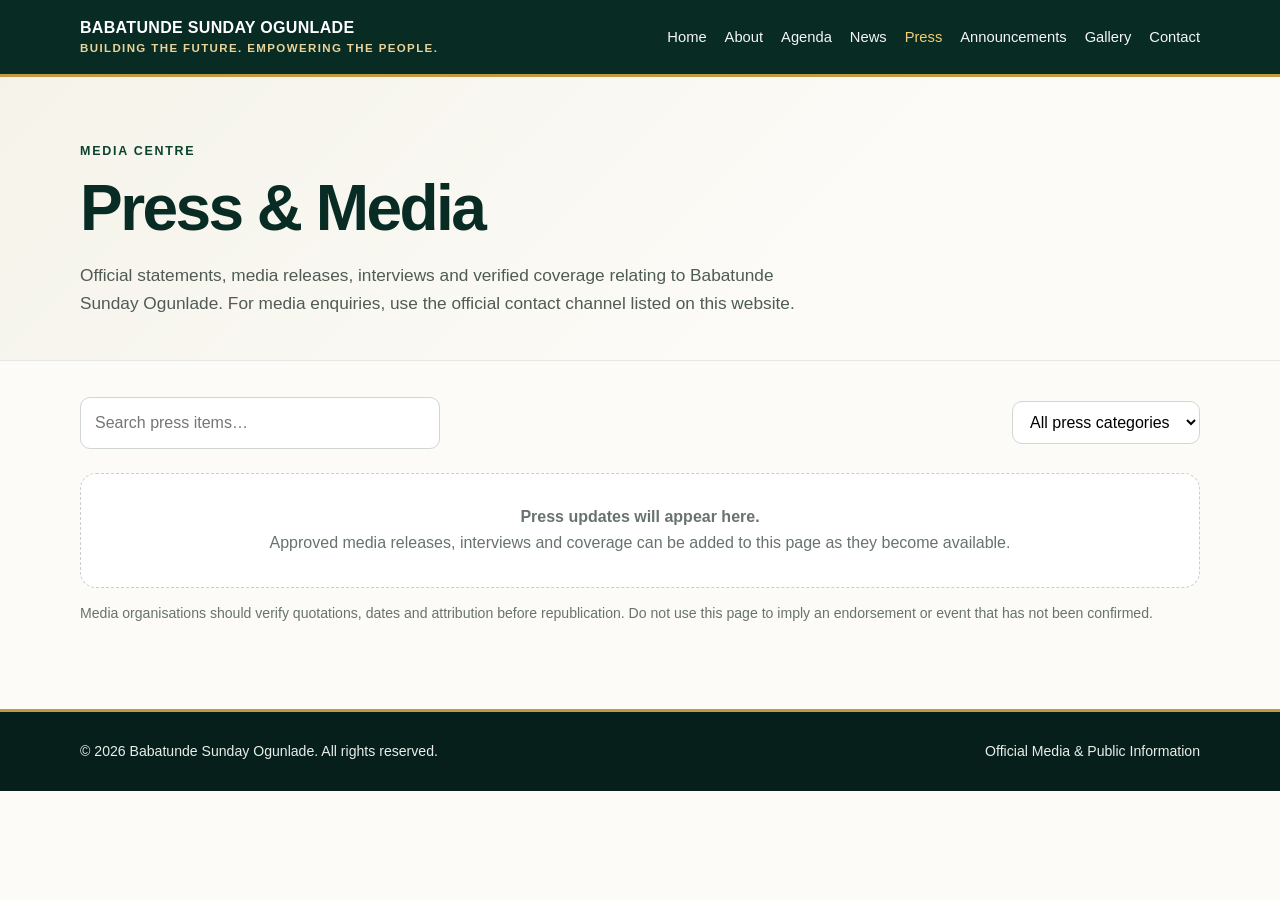
<file: press.html>
<!doctype html>
<html lang="en-NG"><head><meta charset="utf-8"><meta name="viewport" content="width=device-width,initial-scale=1"><title>Press & Media | Babatunde Sunday Ogunlade</title><meta name="description" content="Official press releases, media coverage, interviews and statements from the office of Babatunde Sunday Ogunlade."><meta name="robots" content="index,follow"><meta property="og:type" content="website"><meta property="og:title" content="Press & Media | Babatunde Sunday Ogunlade"><meta property="og:description" content="Official media statements, interviews and press resources."><meta property="og:url" content="https://babatundeogunlade.com/press"><link rel="canonical" href="https://babatundeogunlade.com/press"><link rel="stylesheet" href="/editorial.css"></head>
<body><header class="site-header"><div class="header-inner"><a class="brand" href="/">BABATUNDE SUNDAY OGUNLADE<small>Building the Future. Empowering the People.</small></a><nav class="nav" aria-label="Main navigation"><a href="/">Home</a><a href="/?page=bio">About</a><a href="/?page=blueprint">Agenda</a><a href="/news">News</a><a href="/press" aria-current="page">Press</a><a href="/announcements">Announcements</a><a href="/gallery">Gallery</a><a href="/?page=contact">Contact</a></nav></div></header>
<section class="hero"><div class="container" style="padding-top:0;padding-bottom:0"><div class="eyebrow">Media Centre</div><h1>Press & Media</h1><p>Official statements, media releases, interviews and verified coverage relating to Babatunde Sunday Ogunlade. For media enquiries, use the official contact channel listed on this website.</p></div></section>
<main class="container"><div class="toolbar"><input class="search" type="search" placeholder="Search press items…" aria-label="Search press items" data-search><select class="filter" aria-label="Filter press category" data-filter><option value="all">All press categories</option><option value="press-release">Press releases</option><option value="interview">Interviews</option><option value="media-coverage">Media coverage</option><option value="statement">Statements</option></select></div>
<!-- Add approved, fact-checked press items as cards below. Do not publish placeholder copy. -->
<div class="empty" data-empty><strong>Press updates will appear here.</strong><br>Approved media releases, interviews and coverage can be added to this page as they become available.</div>
<section class="cards" aria-label="Press articles">
<!-- Example card structure: duplicate and replace every field with verified information.
<article class="card" data-card data-category="press-release"><div class="card-body"><span class="tag">Press release</span><p class="date">13 October 2026</p><h2>Verified headline goes here</h2><p>Write a concise, accurate summary of the published release.</p><a class="card-link" href="/press-centre/">Read release →</a></div></article>
-->
</section><p class="note">Media organisations should verify quotations, dates and attribution before republication. Do not use this page to imply an endorsement or event that has not been confirmed.</p></main>
<footer class="site-footer"><div class="footer-inner"><p>© <span id="year">2026</span> Babatunde Sunday Ogunlade. All rights reserved.</p><p>Official Media & Public Information</p></div></footer><script src="/editorial.js" defer></script></body></html>
</file>
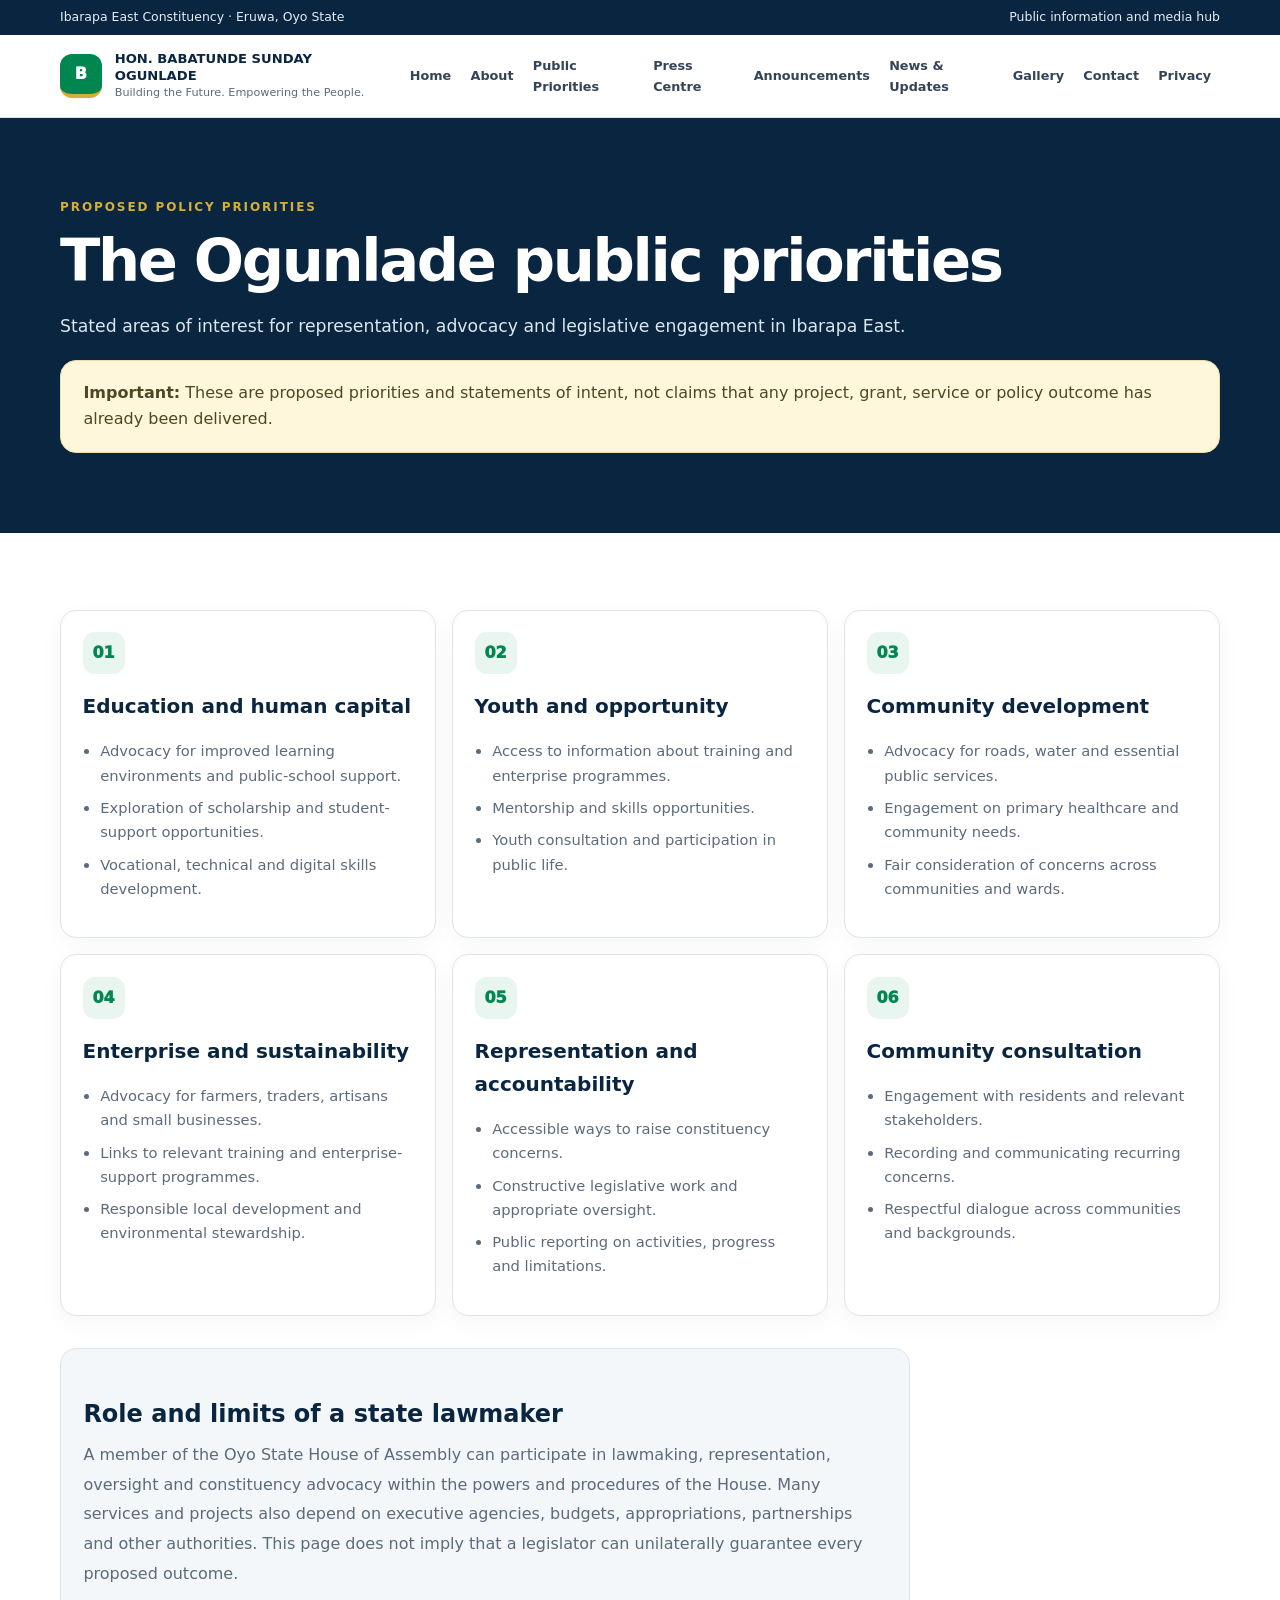
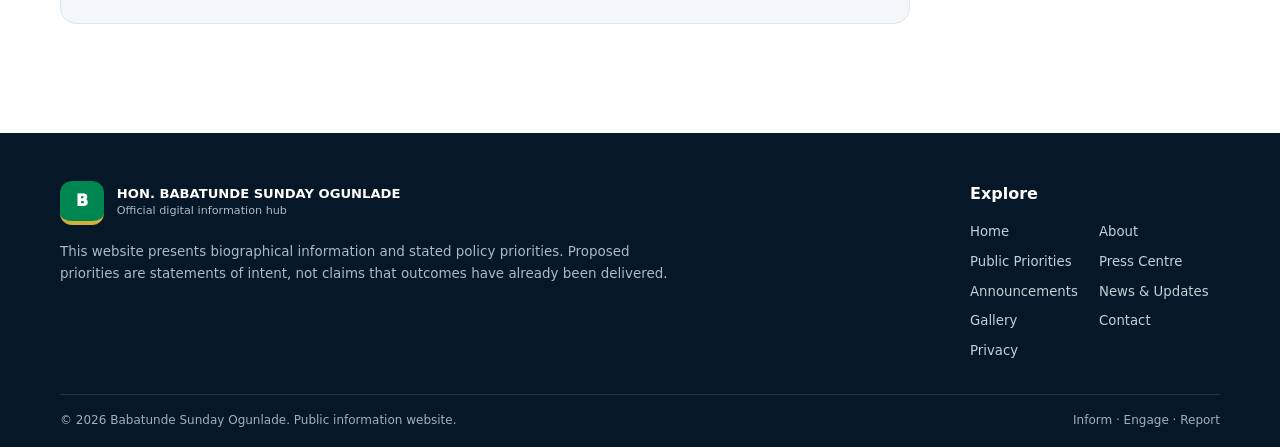
<file: priorities.html>
<!doctype html>
<html lang="en-NG"><head><meta charset="utf-8"><meta name="viewport" content="width=device-width,initial-scale=1"><meta name="theme-color" content="#0A2540"><meta name="description" content="Proposed public priorities for education, youth opportunity, community development, enterprise and accountable representation in Ibarapa East."><meta property="og:type" content="website"><meta property="og:title" content="Public Priorities | Babatunde Ogunlade"><meta property="og:description" content="Proposed public priorities for education, youth opportunity, community development, enterprise and accountable representation in Ibarapa East."><meta property="og:url" content="https://babatundeogunlade.com/priorities"><link rel="canonical" href="https://babatundeogunlade.com/priorities"><title>Public Priorities | Babatunde Ogunlade</title><link rel="stylesheet" href="/assets/css/site.css"><script defer src="/assets/js/site.js"></script></head>
<body><a class="skip-link" href="#main">Skip to content</a><div class="utility"><div class="container utility-inner"><span>Ibarapa East Constituency · Eruwa, Oyo State</span><span>Public information and media hub</span></div></div><header class="site-header"><div class="container header-inner"><a class="brand" href="/" aria-label="Babatunde Ogunlade home"><span class="brand-mark" aria-hidden="true">B</span><span><strong>HON. BABATUNDE SUNDAY OGUNLADE</strong><small>Building the Future. Empowering the People.</small></span></a><button class="menu-toggle" type="button" data-menu-toggle aria-controls="primary-nav" aria-expanded="false"><span aria-hidden="true">☰</span><span class="sr-only">Toggle navigation</span></button><nav class="site-nav" id="primary-nav" aria-label="Primary navigation" hidden><a href="/">Home</a><a href="/about">About</a><a href="/priorities">Public Priorities</a><a href="/press-centre">Press Centre</a><a href="/announcements">Announcements</a><a href="/news">News &amp; Updates</a><a href="/gallery">Gallery</a><a href="/contact">Contact</a><a href="/privacy">Privacy</a></nav></div></header><main id="main"><section class="page-hero"><div class="container"><p class="eyebrow">Proposed policy priorities</p><h1>The Ogunlade public priorities</h1><p class="lead">Stated areas of interest for representation, advocacy and legislative engagement in Ibarapa East.</p><div class="notice"><strong>Important:</strong> These are proposed priorities and statements of intent, not claims that any project, grant, service or policy outcome has already been delivered.</div></div></section><section class="section"><div class="container"><div class="card-grid"><article class="priority-card"><span class="number">01</span><h2>Education and human capital</h2><ul><li>Advocacy for improved learning environments and public-school support.</li><li>Exploration of scholarship and student-support opportunities.</li><li>Vocational, technical and digital skills development.</li></ul></article><article class="priority-card"><span class="number">02</span><h2>Youth and opportunity</h2><ul><li>Access to information about training and enterprise programmes.</li><li>Mentorship and skills opportunities.</li><li>Youth consultation and participation in public life.</li></ul></article><article class="priority-card"><span class="number">03</span><h2>Community development</h2><ul><li>Advocacy for roads, water and essential public services.</li><li>Engagement on primary healthcare and community needs.</li><li>Fair consideration of concerns across communities and wards.</li></ul></article><article class="priority-card"><span class="number">04</span><h2>Enterprise and sustainability</h2><ul><li>Advocacy for farmers, traders, artisans and small businesses.</li><li>Links to relevant training and enterprise-support programmes.</li><li>Responsible local development and environmental stewardship.</li></ul></article><article class="priority-card"><span class="number">05</span><h2>Representation and accountability</h2><ul><li>Accessible ways to raise constituency concerns.</li><li>Constructive legislative work and appropriate oversight.</li><li>Public reporting on activities, progress and limitations.</li></ul></article><article class="priority-card"><span class="number">06</span><h2>Community consultation</h2><ul><li>Engagement with residents and relevant stakeholders.</li><li>Recording and communicating recurring concerns.</li><li>Respectful dialogue across communities and backgrounds.</li></ul></article></div><div class="prose notice notice-neutral"><h2>Role and limits of a state lawmaker</h2><p>A member of the Oyo State House of Assembly can participate in lawmaking, representation, oversight and constituency advocacy within the powers and procedures of the House. Many services and projects also depend on executive agencies, budgets, appropriations, partnerships and other authorities. This page does not imply that a legislator can unilaterally guarantee every proposed outcome.</p></div></div></section></main><footer class="site-footer"><div class="container footer-grid"><div><a class="brand footer-brand" href="/"><span class="brand-mark" aria-hidden="true">B</span><span><strong>HON. BABATUNDE SUNDAY OGUNLADE</strong><small>Official digital information hub</small></span></a><p class="footer-note">This website presents biographical information and stated policy priorities. Proposed priorities are statements of intent, not claims that outcomes have already been delivered.</p></div><div><h2>Explore</h2><div class="footer-links"><a href="/">Home</a><a href="/about">About</a><a href="/priorities">Public Priorities</a><a href="/press-centre">Press Centre</a><a href="/announcements">Announcements</a><a href="/news">News &amp; Updates</a><a href="/gallery">Gallery</a><a href="/contact">Contact</a><a href="/privacy">Privacy</a></div></div></div><div class="container footer-bottom"><span>© <span data-current-year>2026</span> Babatunde Sunday Ogunlade. Public information website.</span><span>Inform · Engage · Report</span></div></footer></body></html>
</file>
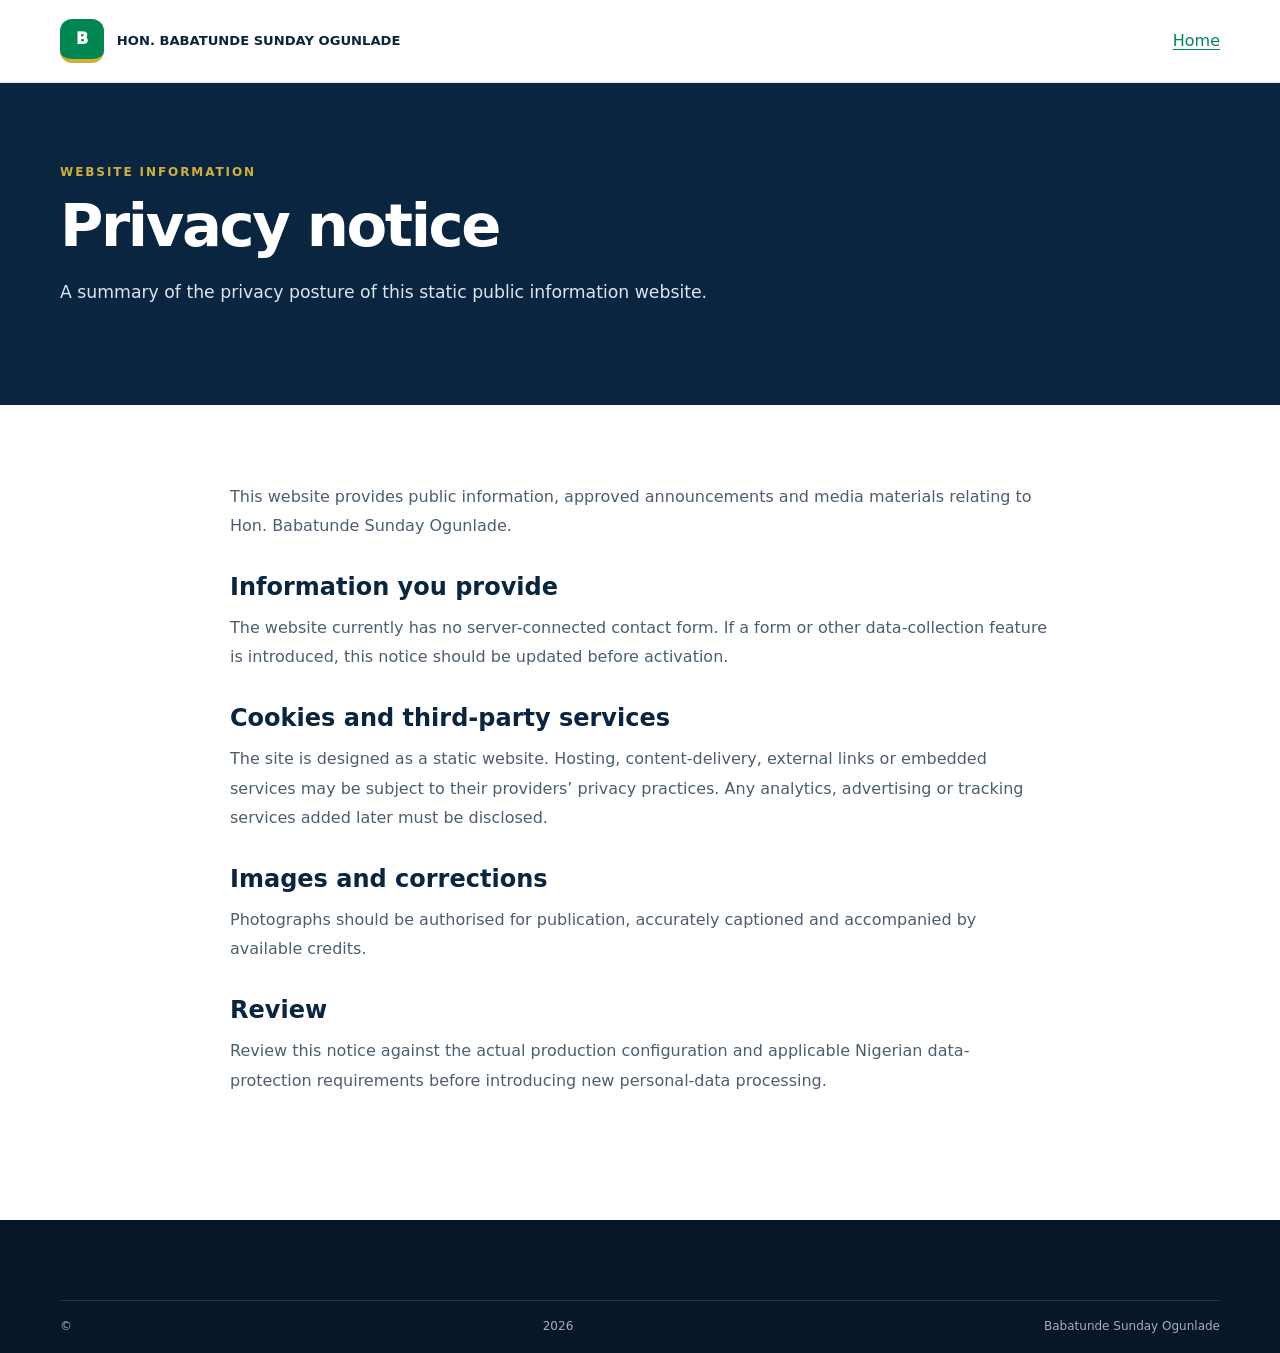
<file: privacy.html>
<!doctype html><html lang="en-NG"><head><meta charset="utf-8"><meta name="viewport" content="width=device-width,initial-scale=1"><meta name="description" content="Privacy information for the Babatunde Ogunlade public information website."><title>Privacy | Babatunde Ogunlade</title><link rel="canonical" href="https://babatundeogunlade.com/privacy"><link rel="stylesheet" href="/assets/css/site.css"><script defer src="/assets/js/site.js"></script></head><body><a class="skip-link" href="#main">Skip to content</a><header class="site-header"><div class="container header-inner"><a class="brand" href="/"><span class="brand-mark">B</span><strong>HON. BABATUNDE SUNDAY OGUNLADE</strong></a><a href="/">Home</a></div></header><main id="main"><section class="page-hero"><div class="container"><p class="eyebrow">Website information</p><h1>Privacy notice</h1><p class="lead">A summary of the privacy posture of this static public information website.</p></div></section><section class="section"><div class="container narrow prose"><p>This website provides public information, approved announcements and media materials relating to Hon. Babatunde Sunday Ogunlade.</p><h2>Information you provide</h2><p>The website currently has no server-connected contact form. If a form or other data-collection feature is introduced, this notice should be updated before activation.</p><h2>Cookies and third-party services</h2><p>The site is designed as a static website. Hosting, content-delivery, external links or embedded services may be subject to their providers’ privacy practices. Any analytics, advertising or tracking services added later must be disclosed.</p><h2>Images and corrections</h2><p>Photographs should be authorised for publication, accurately captioned and accompanied by available credits.</p><h2>Review</h2><p>Review this notice against the actual production configuration and applicable Nigerian data-protection requirements before introducing new personal-data processing.</p></div></section></main><footer class="site-footer"><div class="container footer-bottom">© <span data-current-year>2026</span> Babatunde Sunday Ogunlade</div></footer></body></html>
</file>
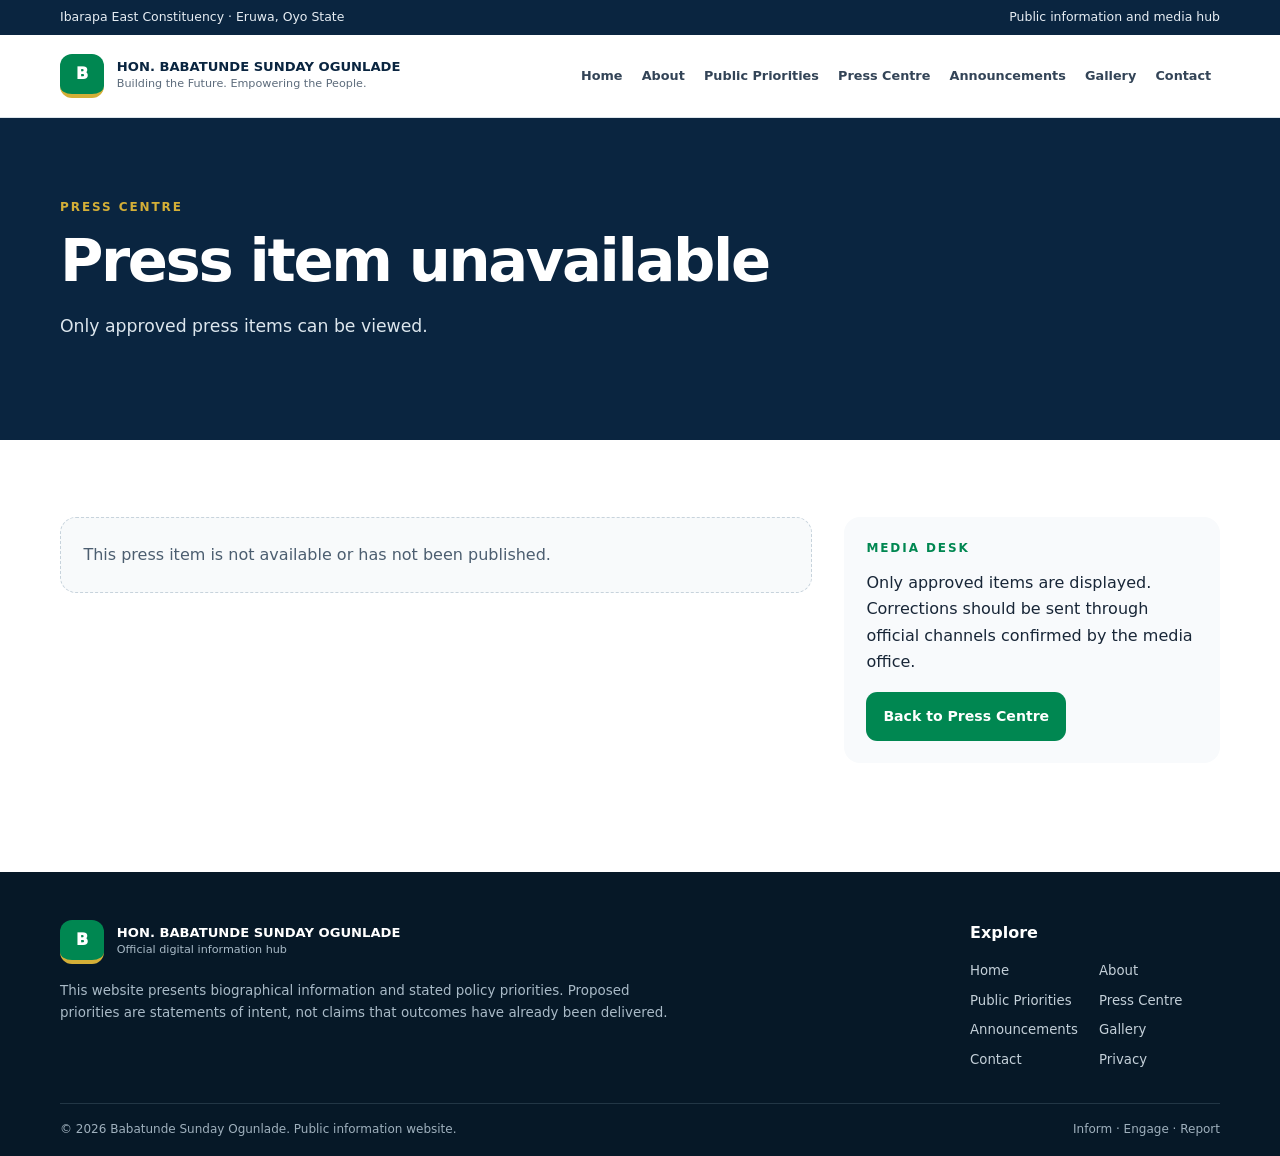
<file: press-centre/article.html>
<!doctype html>
<html lang="en-NG"><head><meta charset="utf-8"><meta name="viewport" content="width=device-width,initial-scale=1"><meta name="theme-color" content="#0A2540"><meta name="description" content="Approved press release or official statement from the Babatunde Ogunlade public information website."><meta property="og:type" content="website"><meta property="og:title" content="Press Item | Babatunde Ogunlade"><meta property="og:description" content="Approved press release or official statement from the Babatunde Ogunlade public information website."><meta property="og:url" content="https://babatundeogunlade.com/press-centre/article"><link rel="canonical" href="https://babatundeogunlade.com/press-centre/article"><title>Press Item | Babatunde Ogunlade</title><link rel="stylesheet" href="/assets/css/site.css"><script defer src="/assets/js/site.js"></script></head>
<body><a class="skip-link" href="#main">Skip to content</a><div class="utility"><div class="container utility-inner"><span>Ibarapa East Constituency · Eruwa, Oyo State</span><span>Public information and media hub</span></div></div><header class="site-header"><div class="container header-inner"><a class="brand" href="/" aria-label="Babatunde Ogunlade home"><span class="brand-mark" aria-hidden="true">B</span><span><strong>HON. BABATUNDE SUNDAY OGUNLADE</strong><small>Building the Future. Empowering the People.</small></span></a><button class="menu-toggle" type="button" data-menu-toggle aria-controls="primary-nav" aria-expanded="false"><span aria-hidden="true">☰</span><span class="sr-only">Toggle navigation</span></button><nav class="site-nav" id="primary-nav" aria-label="Primary navigation" hidden><a href="/">Home</a><a href="/about">About</a><a href="/priorities">Public Priorities</a><a href="/press-centre">Press Centre</a><a href="/announcements">Announcements</a><a href="/gallery">Gallery</a><a href="/contact">Contact</a></nav></div></header><main id="main"><section class="page-hero"><div class="container"><p class="eyebrow">Press Centre</p><h1 data-article-title>Press item</h1><p class="lead" data-article-summary>Approved press release or official statement.</p></div></section><section class="section"><div class="container article-layout"><article class="prose" data-article-content><p class="empty-state">Loading press item…</p></article><aside class="article-aside"><p class="eyebrow">Media desk</p><p>Only approved items are displayed. Corrections should be sent through official channels confirmed by the media office.</p><a class="button button-primary" href="/press-centre">Back to Press Centre</a></aside></div></section></main><footer class="site-footer"><div class="container footer-grid"><div><a class="brand footer-brand" href="/"><span class="brand-mark" aria-hidden="true">B</span><span><strong>HON. BABATUNDE SUNDAY OGUNLADE</strong><small>Official digital information hub</small></span></a><p class="footer-note">This website presents biographical information and stated policy priorities. Proposed priorities are statements of intent, not claims that outcomes have already been delivered.</p></div><div><h2>Explore</h2><div class="footer-links"><a href="/">Home</a><a href="/about">About</a><a href="/priorities">Public Priorities</a><a href="/press-centre">Press Centre</a><a href="/announcements">Announcements</a><a href="/gallery">Gallery</a><a href="/contact">Contact</a><a href="/privacy">Privacy</a></div></div></div><div class="container footer-bottom"><span>© <span data-current-year>2026</span> Babatunde Sunday Ogunlade. Public information website.</span><span>Inform · Engage · Report</span></div></footer></body></html>
</file>
<file: assets/css/site.css>
:root{--green:#008751;--navy:#0A2540;--gold:#D4AF37;--paper:#F8FAFC;--ink:#182637;--muted:#5c6b7b;--line:#dce5eb;--content:1160px}*{box-sizing:border-box}html{scroll-behavior:smooth}body{margin:0;color:var(--ink);font:16px/1.65 system-ui,-apple-system,BlinkMacSystemFont,"Segoe UI",sans-serif}img{display:block;max-width:100%;height:auto}a{color:var(--green);text-underline-offset:3px}button,input,select{font:inherit}.container{width:min(calc(100% - 2rem),var(--content));margin-inline:auto}.skip-link{position:absolute;left:1rem;top:-5rem;background:white;color:var(--navy);padding:.75rem 1rem;z-index:100}.skip-link:focus{top:1rem}.sr-only{position:absolute;width:1px;height:1px;overflow:hidden;clip:rect(0,0,0,0)}.utility{background:var(--navy);color:#e6edf3;font-size:.78rem}.utility-inner{display:flex;justify-content:space-between;gap:1rem;padding:.45rem 0}.site-header{position:sticky;top:0;z-index:20;background:rgba(255,255,255,.97);border-bottom:1px solid var(--line)}.header-inner{min-height:82px;display:flex;align-items:center;justify-content:space-between;gap:1rem}.brand{display:flex;gap:.8rem;align-items:center;text-decoration:none;color:var(--navy)}.brand-mark{display:grid;place-items:center;width:44px;height:44px;border-radius:12px;background:var(--green);color:white;font-weight:950;border-bottom:4px solid var(--gold)}.brand strong,.brand small{display:block}.brand strong{font-size:.82rem;line-height:1.3}.brand small{font-size:.7rem;color:var(--muted)}.site-nav{display:flex;align-items:center;gap:.1rem}.site-nav a{padding:.6rem .55rem;text-decoration:none;color:#334457;font-size:.8rem;font-weight:750;border-radius:.6rem}.site-nav a:hover{background:#eaf4ef;color:var(--green)}.menu-toggle{display:none;border:1px solid var(--line);border-radius:.7rem;background:#f3f6f8;color:var(--navy);padding:.6rem .8rem}.hero{background:linear-gradient(115deg,#071d31,#0A2540 60%,#075638);color:white}.hero-grid{display:grid;grid-template-columns:1.15fr .85fr;gap:3rem;align-items:center;padding-block:clamp(3.5rem,8vw,7rem)}.eyebrow{text-transform:uppercase;letter-spacing:.16em;font-size:.75rem;font-weight:900;color:var(--green);margin:0 0 .7rem}.hero .eyebrow,.page-hero .eyebrow{color:var(--gold)}h1,h2,h3,p{margin-top:0}h1{font-size:clamp(2.4rem,5.4vw,4.3rem);letter-spacing:-.04em;line-height:1.07;margin-bottom:1.2rem;color:var(--navy)}.hero h1,.page-hero h1{color:white}.hero h1 span{color:var(--gold)}.hero-lede{font-size:1.13rem;line-height:1.75;color:#f3f7fa}.hero-copy{color:#c4d1dc}.small-note{font-size:.78rem;color:#b8c7d2;margin-top:1.3rem}.button-row{display:flex;flex-wrap:wrap;gap:.8rem;margin-top:1.6rem}.button{display:inline-flex;align-items:center;justify-content:center;padding:.75rem 1rem;border-radius:.7rem;text-decoration:none;font-weight:800;font-size:.88rem;border:1px solid transparent}.button-gold{background:var(--gold);color:#14283b}.button-primary{background:var(--green);color:white}.button-outline{border-color:#9aabba;color:white}.button-outline-dark{border-color:#9aabba;color:var(--navy)}.portrait-frame,.profile-photo{background:#e8f1ec;border:1px dashed #a4c3b5;border-radius:1.5rem;overflow:hidden;min-height:300px}.portrait-frame img,.profile-photo img{width:100%;height:100%;min-height:300px;object-fit:cover}.section{padding-block:clamp(3rem,6vw,5rem)}.section-muted{background:var(--paper);border-block:1px solid #edf1f4}.section-heading{max-width:760px;margin-bottom:2rem}.section-heading h2,.prose h2{font-size:clamp(1.7rem,3vw,2.4rem);line-height:1.2;color:var(--navy);margin-bottom:.7rem}.section-heading>p:not(.eyebrow){color:var(--muted)}.card-grid{display:grid;grid-template-columns:repeat(3,minmax(0,1fr));gap:1rem}.feature-card,.content-card,.priority-card{background:white;border:1px solid var(--line);border-radius:1rem;padding:1.35rem;box-shadow:0 8px 25px rgba(10,37,64,.035)}.feature-card{text-decoration:none;color:inherit}.feature-card h3,.content-card h3{font-size:1.2rem;color:var(--navy);line-height:1.3;margin:.7rem 0}.feature-card p,.content-card p{color:var(--muted);font-size:.92rem}.card-kicker,.tag{display:inline-block;color:var(--green);font-size:.7rem;font-weight:900;text-transform:uppercase;letter-spacing:.08em}.text-link{font-weight:850;text-decoration:none}.page-hero{background:var(--navy);color:white;padding-block:clamp(3rem,7vw,5rem)}.page-hero h1{font-size:clamp(2.3rem,5vw,3.7rem)}.lead{font-size:1.08rem;line-height:1.8;max-width:850px;color:#dce6ed}.split{display:grid;grid-template-columns:.72fr 1.28fr;gap:2.5rem;align-items:start}.prose{max-width:850px}.prose h2{font-size:1.5rem;margin-top:2rem}.prose p,.prose li{color:#4c5e70;line-height:1.85}.prose ul{padding-left:1.25rem}.priority-card .number{display:grid;place-items:center;width:42px;height:42px;border-radius:12px;background:#e9f5ef;color:var(--green);font-weight:950}.priority-card h2{font-size:1.25rem;color:var(--navy);margin:1rem 0}.priority-card ul{padding-left:1.1rem;color:var(--muted);font-size:.92rem}.priority-card li{margin:.5rem 0}.notice{background:#fff7dc;border:1px solid #eddda0;border-radius:1rem;padding:1.2rem 1.4rem;color:#4f4624}.notice-neutral{background:#f4f7f9;border-color:var(--line);margin-top:2rem}.notice-neutral p{color:var(--muted)}.narrow{max-width:820px}.toolbar{display:flex;gap:.75rem;flex-wrap:wrap;margin-bottom:1.4rem}.toolbar input,.toolbar select{border:1px solid #cbd6df;border-radius:.7rem;padding:.7rem .85rem;background:white;min-width:220px}.toolbar input{flex:1}.feed-grid{display:grid;grid-template-columns:repeat(3,minmax(0,1fr));gap:1rem}.feed-card{overflow:hidden;background:white;border:1px solid var(--line);border-radius:1rem;min-width:0}.feed-card img{width:100%;aspect-ratio:16/9;object-fit:cover;background:#edf2f5}.feed-card-body{padding:1.15rem}.feed-card h2{font-size:1.15rem;line-height:1.35;color:var(--navy);margin:.6rem 0}.feed-card p{color:var(--muted);font-size:.9rem}.feed-date{font-size:.77rem;color:#657588}.empty-state{padding:1.4rem;border:1px dashed #c7d3dc;background:#f8fafb;color:#536576;border-radius:1rem;grid-column:1/-1}.article-layout{display:grid;grid-template-columns:minmax(0,2fr) minmax(220px,1fr);gap:2rem}.article-aside{background:var(--paper);padding:1.4rem;border-radius:1rem}.site-footer{background:#061827;color:white;margin-top:2rem;padding-top:3rem}.footer-grid{display:grid;grid-template-columns:1fr 250px;gap:3rem}.footer-brand{color:white}.footer-brand small{color:#a9bac7}.footer-note{max-width:620px;color:#a9bac7;font-size:.84rem;margin-top:1rem}.site-footer h2{font-size:1rem}.footer-links{display:grid;grid-template-columns:repeat(2,minmax(0,1fr));gap:.5rem}.footer-links a{color:#c4d0d9;text-decoration:none;font-size:.83rem}.footer-bottom{border-top:1px solid #223645;margin-top:2rem;padding-block:1rem;display:flex;justify-content:space-between;gap:1rem;color:#9fb0bd;font-size:.75rem}:focus-visible{outline:3px solid #f1c84c;outline-offset:3px}@media(max-width:1020px){.header-inner{flex-wrap:wrap;padding-block:.8rem}.menu-toggle{display:block}.site-nav{display:none;flex-basis:100%;flex-direction:column;align-items:stretch;padding:.5rem 0 1rem}.site-nav:not([hidden]){display:flex}.site-nav a{padding:.7rem}.hero-grid{gap:2rem}.card-grid,.feed-grid{grid-template-columns:repeat(2,minmax(0,1fr))}}@media(max-width:720px){.utility-inner{flex-direction:column;gap:0}.utility-inner span:last-child{display:none}.brand strong{font-size:.72rem}.brand small{font-size:.66rem}.hero-grid,.split,.article-layout,.footer-grid{grid-template-columns:1fr}.hero-grid{padding-block:3.5rem}.card-grid,.feed-grid{grid-template-columns:1fr}.section{padding-block:3rem}.footer-bottom{flex-direction:column}.toolbar input,.toolbar select{width:100%;min-width:0}.button-row .button{flex:1 1 100%}}@media(prefers-reduced-motion:reduce){html{scroll-behavior:auto}*,*::before,*::after{animation-duration:.01ms!important;transition-duration:.01ms!important}}
@media(min-width:1021px){.site-nav[hidden]{display:flex!important}}
</file>
<file: editorial.css>
:root{--navy:#082b24;--green:#0a432e;--gold:#c29b40;--cream:#fcfbf8;--ink:#1a2420;--muted:#68736d;--line:#e5e8e3;--white:#fff;--radius:16px;--shadow:0 12px 34px rgba(8,43,36,.07)}*{box-sizing:border-box}html{scroll-behavior:smooth}body{margin:0;background:var(--cream);color:var(--ink);font:16px/1.65 Inter,Arial,sans-serif}a{color:inherit}img{max-width:100%;display:block}.site-header{background:var(--navy);color:white;border-bottom:3px solid var(--gold)}.header-inner,.container,.footer-inner{width:min(1120px,calc(100% - 36px));margin:auto}.header-inner{display:flex;align-items:center;justify-content:space-between;gap:20px;padding:18px 0}.brand{font-weight:800;letter-spacing:.02em;text-decoration:none;line-height:1.2}.brand small{display:block;color:#e9d49b;font-size:.72rem;letter-spacing:.12em;text-transform:uppercase;margin-top:5px}.nav{display:flex;gap:18px;flex-wrap:wrap}.nav a{font-size:.92rem;text-decoration:none;color:#f5f6f3}.nav a:hover,.nav a[aria-current=page]{color:#f0cf77}.hero{padding:64px 0 42px;background:linear-gradient(135deg,#f5f3e9 0%,#fcfbf8 68%);border-bottom:1px solid var(--line)}.eyebrow{color:var(--green);font-size:.78rem;font-weight:800;letter-spacing:.14em;text-transform:uppercase}.hero h1{font-size:clamp(2.2rem,5vw,4.1rem);line-height:1.08;letter-spacing:-.04em;max-width:850px;margin:12px 0 18px;color:var(--navy)}.hero p{max-width:720px;color:#4f5b55;font-size:1.08rem;margin:0}.container{padding:36px 0 70px}.toolbar{display:flex;gap:12px;align-items:center;justify-content:space-between;flex-wrap:wrap;margin-bottom:24px}.search{width:min(100%,360px);padding:12px 14px;border:1px solid #cfd7d0;border-radius:10px;background:white;font:inherit}.filter{padding:11px 13px;border:1px solid #cfd7d0;border-radius:10px;background:white;font:inherit}.cards{display:grid;grid-template-columns:repeat(3,minmax(0,1fr));gap:20px}.card{background:white;border:1px solid var(--line);border-radius:var(--radius);overflow:hidden;box-shadow:var(--shadow);display:flex;flex-direction:column;min-width:0}.card-body{padding:22px;display:flex;flex-direction:column;flex:1}.tag{display:inline-flex;align-self:flex-start;background:#edf4ee;color:var(--green);padding:4px 9px;border-radius:99px;font-size:.75rem;font-weight:800;letter-spacing:.04em}.date{color:var(--muted);font-size:.84rem;margin:12px 0 5px}.card h2,.card h3{font-size:1.2rem;line-height:1.3;margin:4px 0 10px;color:var(--navy)}.card p{margin:0 0 18px;color:#536159}.card-link{font-weight:800;color:var(--green);text-decoration:none;margin-top:auto}.card-link:hover{text-decoration:underline}.feature-image{aspect-ratio:16/10;background:#e9ece6;object-fit:cover;width:100%}.empty{padding:30px;border:1px dashed #c7d0c8;border-radius:var(--radius);color:var(--muted);background:white;text-align:center}.section-heading{font-size:1.5rem;color:var(--navy);margin:0 0 18px}.note{font-size:.88rem;color:var(--muted)}.site-footer{background:#071f1a;color:#e9eee9;border-top:3px solid var(--gold)}.footer-inner{padding:28px 0;display:flex;justify-content:space-between;gap:18px;flex-wrap:wrap}.footer-inner p{margin:0;font-size:.88rem}.gallery-card .feature-image{aspect-ratio:4/3}.gallery-card .card-body{padding:16px 18px}.announcement-date{font-weight:800;color:var(--green)}.pagination{display:flex;justify-content:center;gap:8px;margin-top:30px}.pagination button{padding:9px 13px;border:1px solid var(--line);border-radius:8px;background:white;font:inherit;cursor:pointer}.pagination button:focus-visible,a:focus-visible,input:focus-visible,select:focus-visible{outline:3px solid #e2bd58;outline-offset:3px}.hidden{display:none!important}@media(max-width:850px){.cards{grid-template-columns:repeat(2,minmax(0,1fr))}.header-inner{align-items:flex-start;flex-direction:column}.nav{gap:12px}}@media(max-width:560px){.cards{grid-template-columns:1fr}.hero{padding:42px 0 32px}.container{padding:26px 0 48px}.toolbar{align-items:stretch}.search,.filter{width:100%}.nav{font-size:.85rem}}
</file>
